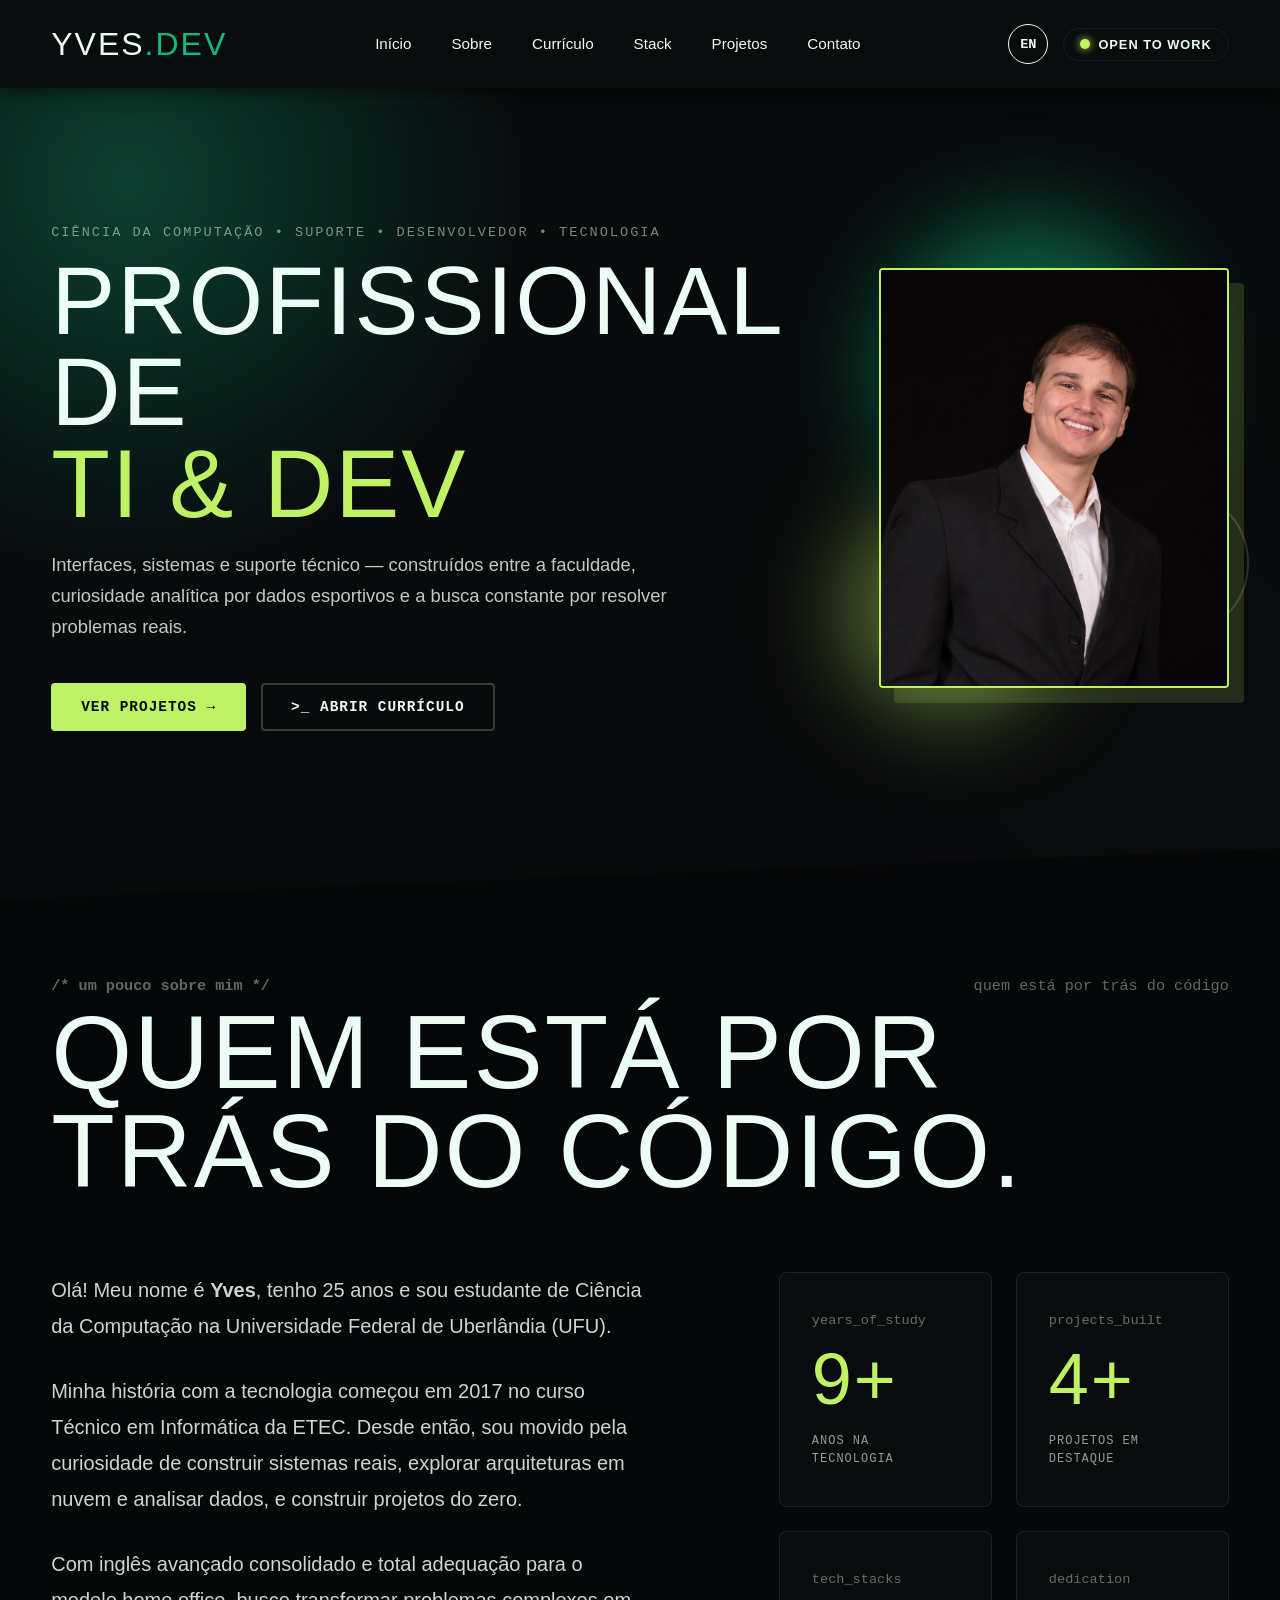
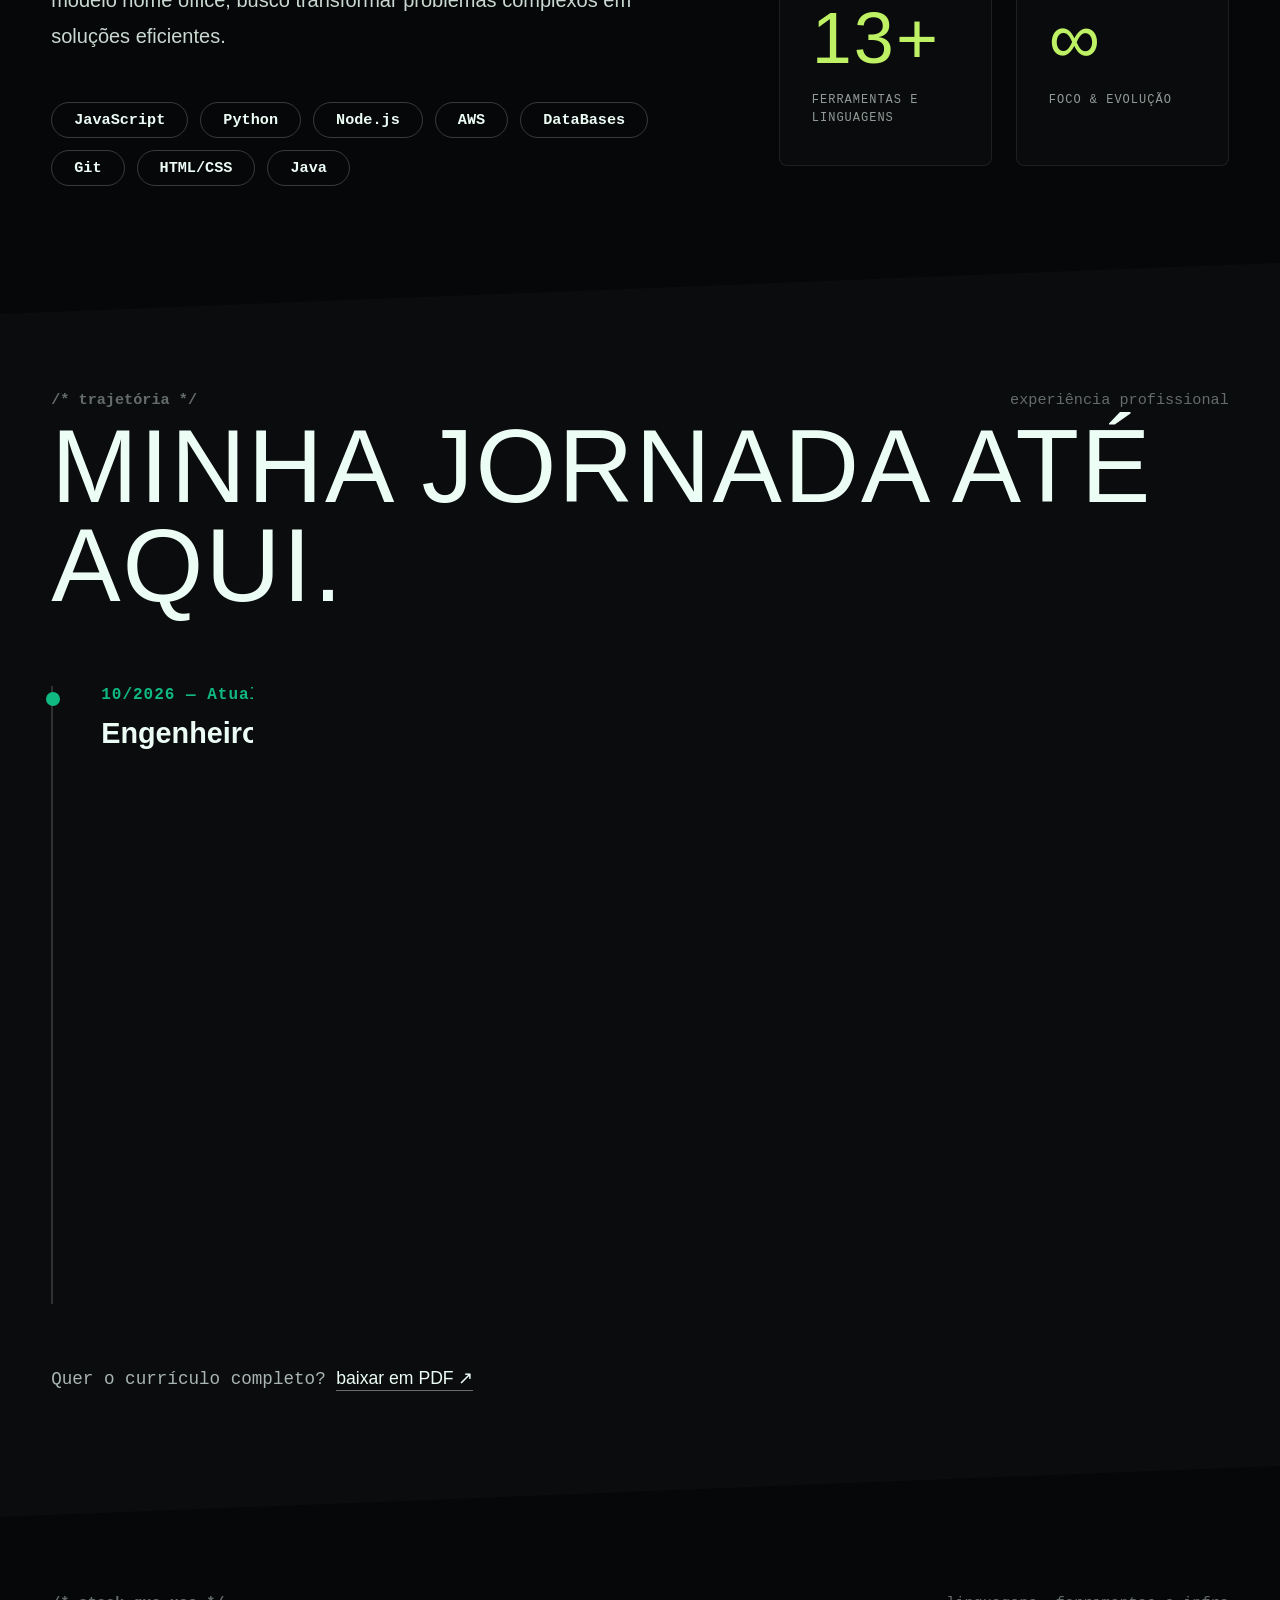
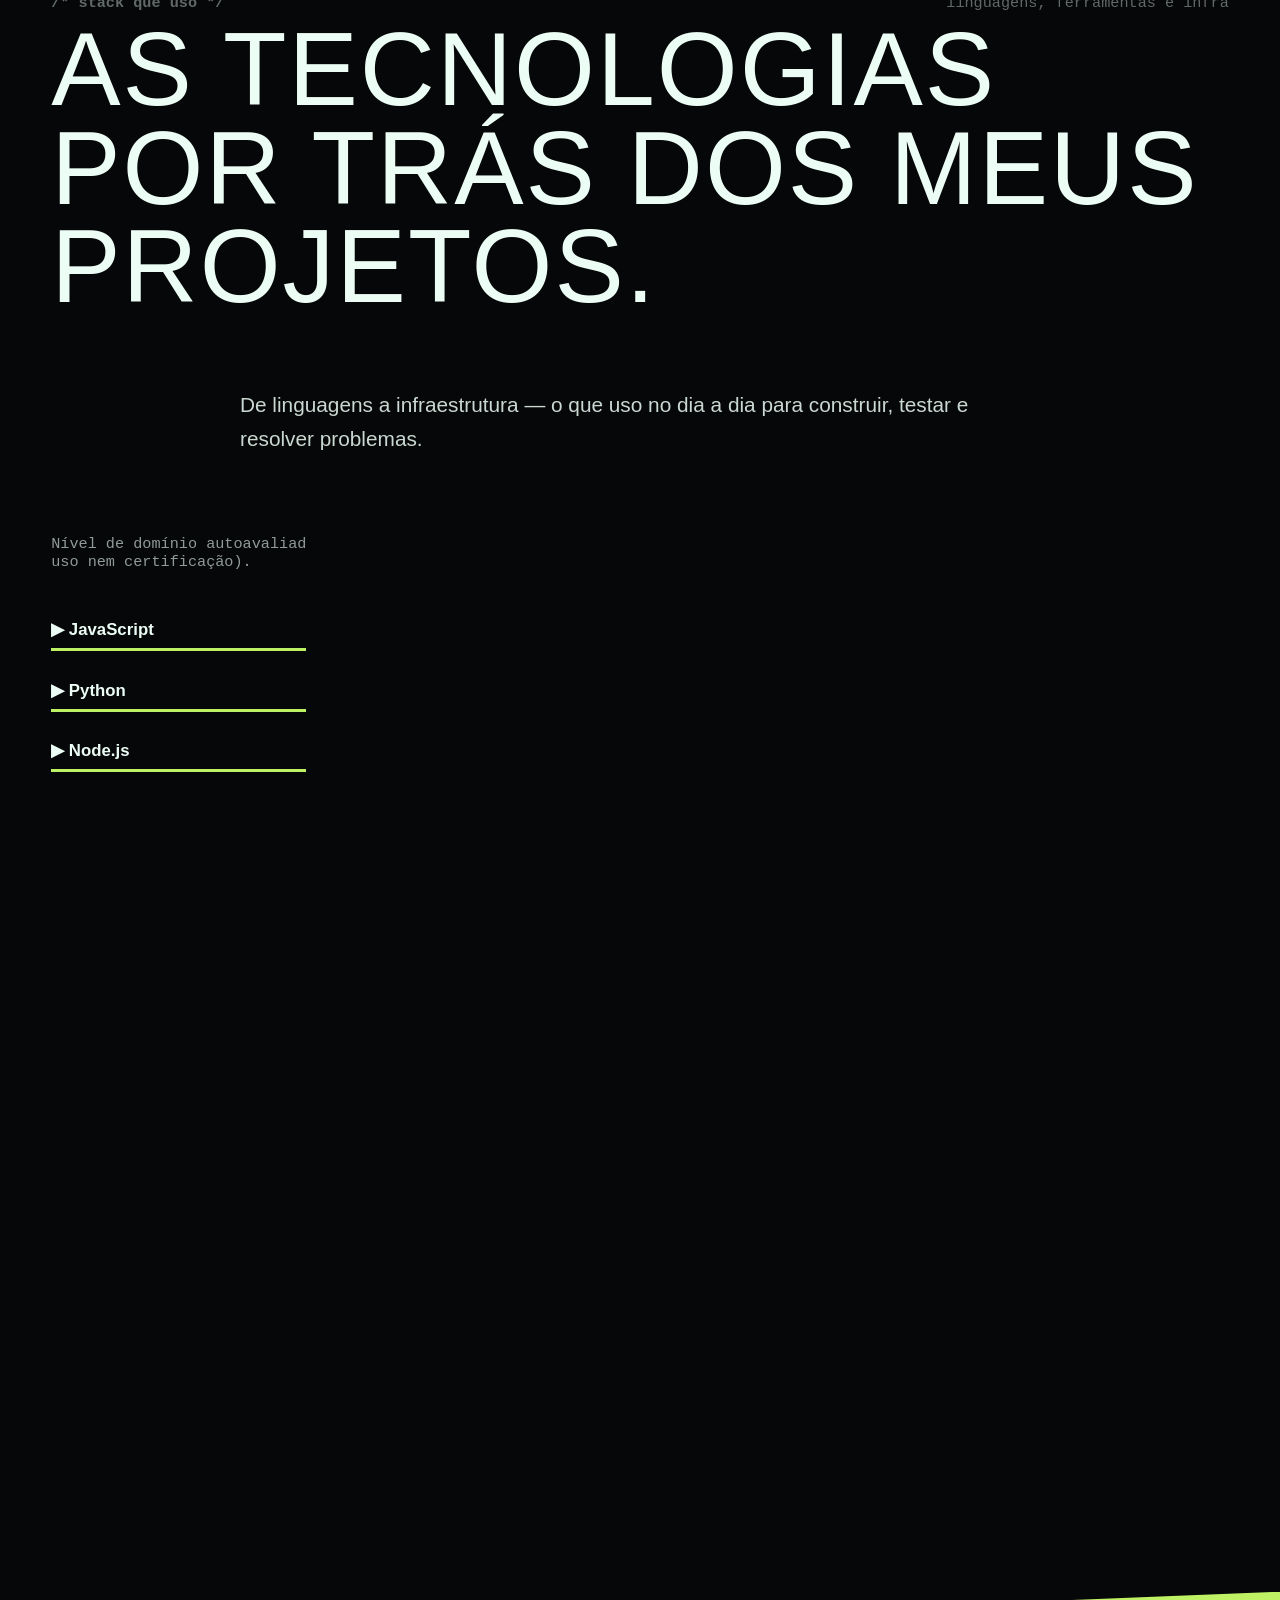
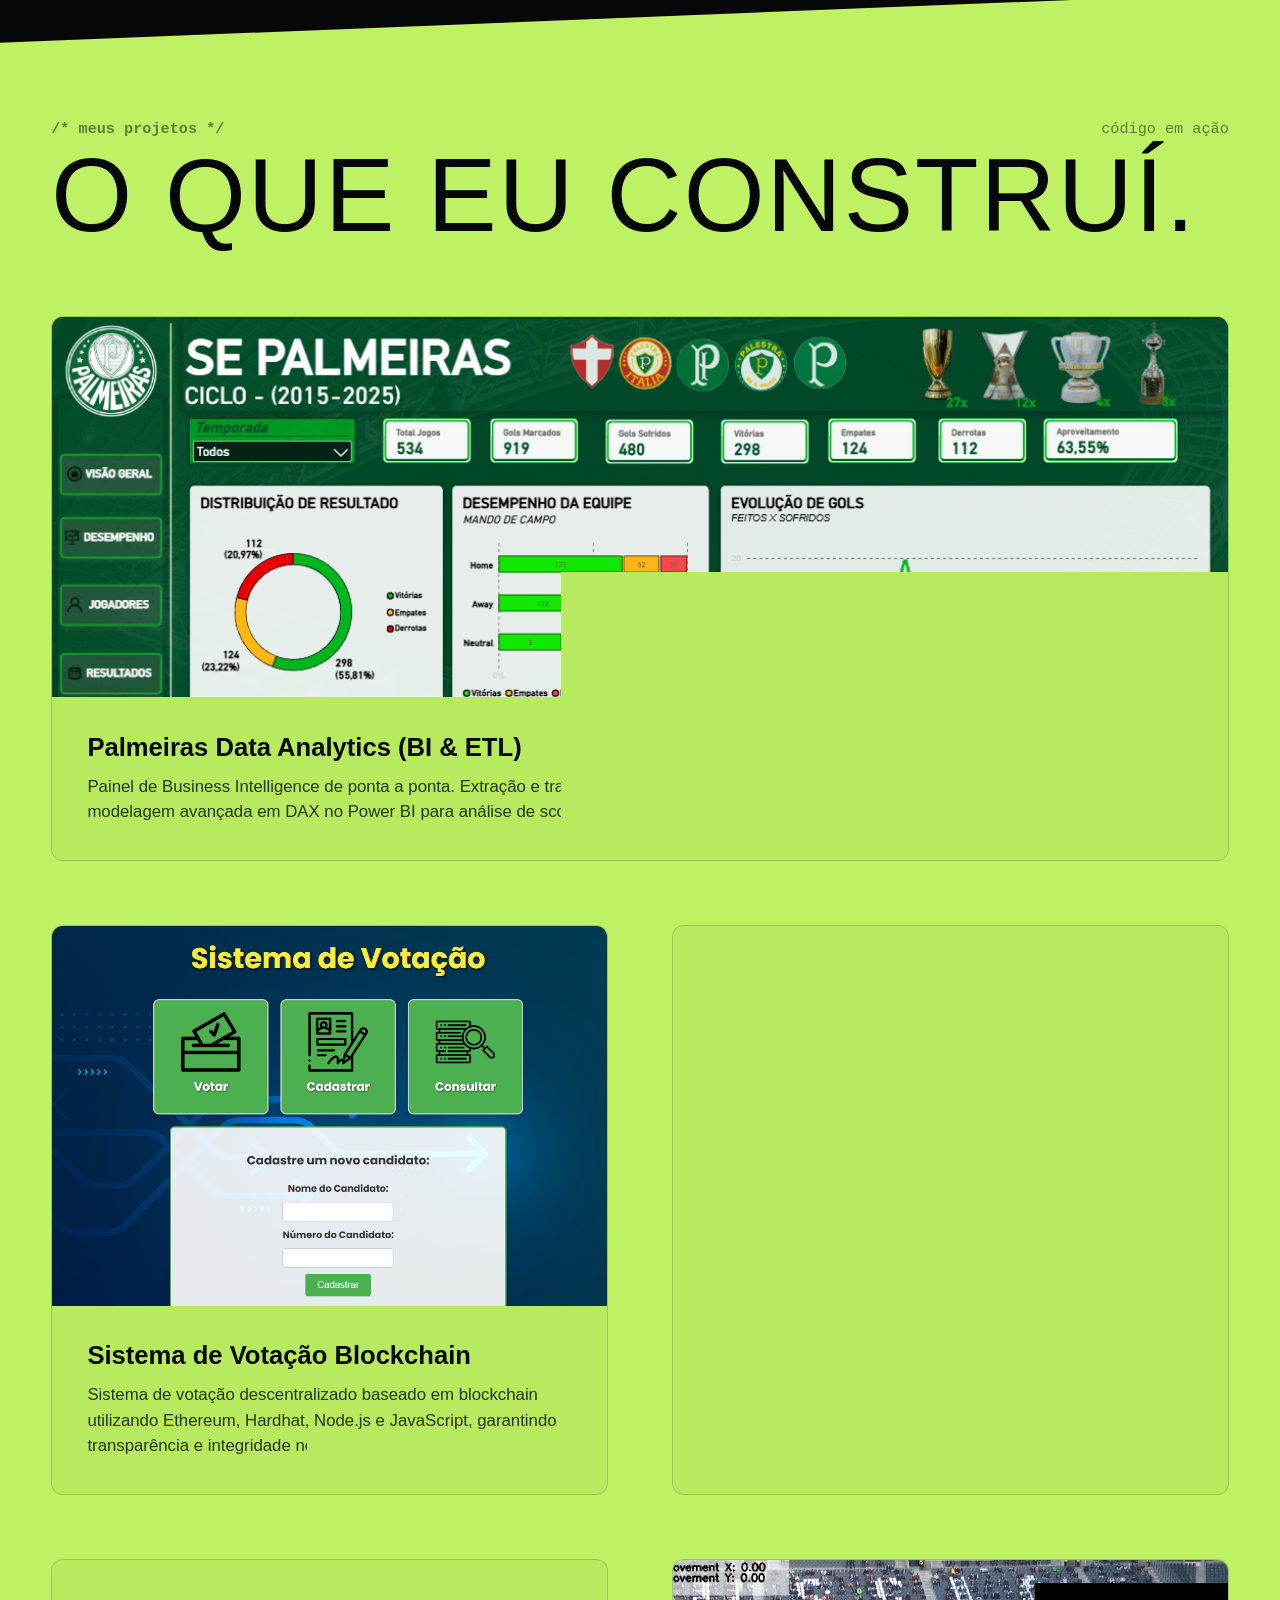
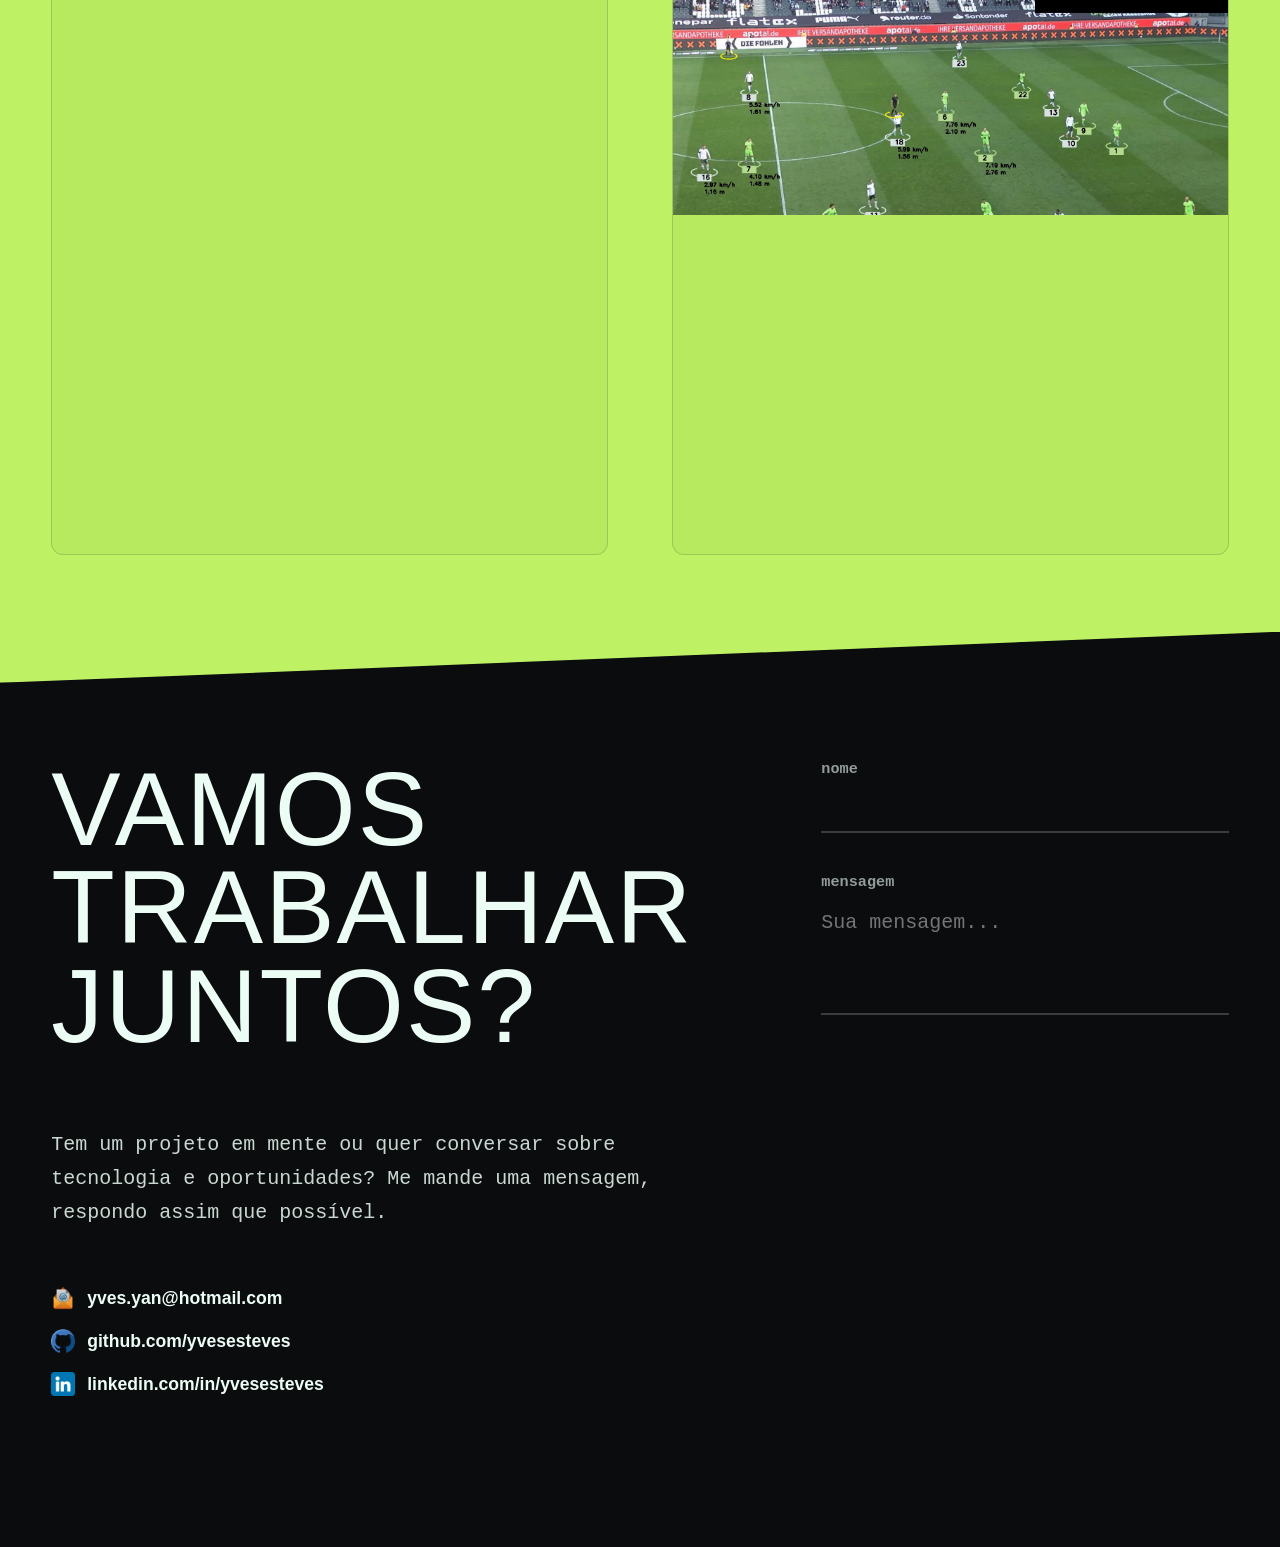
<file: index.html>
<!DOCTYPE html>
<html lang="pt-br">
<head>
    <meta charset="UTF-8">
    <meta name="viewport" content="width=device-width, initial-scale=1.0">
    <meta name="format-detection" content="telephone=no, date=no, address=no">
    <link rel="stylesheet" href="style.css">
    <title>Yves | Portfólio</title>
    <link rel="icon" type="image/png" href="./img/portfolio.png">
</head>

<body>
    <div class="particulas"></div>
    <div id="bolinhas-container" style="position: fixed; top: 0; left: 0; width: 100%; height: 100%; z-index: 50; pointer-events: none;"></div>

    <!-- NAVEGAÇÃO -->
    <nav class="navegacao">
        <div class="logo">YVES<span>.DEV</span></div>
        
        <ul class="menu">
            <li><a href="#inicio" class="menu-link">Início</a></li>
            <li><a href="#sobre" class="menu-link">Sobre</a></li>
            <li><a href="#jornada" class="menu-link">Currículo</a></li>
            <li><a href="#stack" class="menu-link">Stack</a></li>
            <li><a href="#projetos" class="menu-link">Projetos</a></li>
            <li><a href="#contato" class="menu-link">Contato</a></li>
        </ul>

        <div class="nav-extras">
            <a href="index-en.html" class="btn-idioma">EN</a>
            <div class="badge-open">
                <span class="led-verde"></span> OPEN TO WORK
            </div>
        </div>
    </nav>

    <!-- CABEÇALHO (HERO) -->
    <main id="inicio" class="cabecalho">
        <div class="hero-conteudo">
            <p class="hero-tags">CIÊNCIA DA COMPUTAÇÃO • SUPORTE • DESENVOLVEDOR • TECNOLOGIA</p>
            <h1 class="glitch-efeito">PROFISSIONAL DE <br> <span class="destaque">TI & DEV</span></h1>
            <p class="hero-descricao">
                Interfaces, sistemas e suporte técnico — construídos entre a faculdade, curiosidade analítica por dados esportivos e a busca constante por resolver problemas reais.
            </p>
            
            <div class="hero-botoes">
                <a href="#projetos" class="btn-primario">VER PROJETOS &rarr;</a>
                <a href="./Currículo-YvesEsteves.pdf" target="_blank" class="btn-secundario">&gt;_ ABRIR CURRÍCULO</a>
            </div>
        </div>

        <div class="hero-visual">
            <div class="blob blob-1"></div>
            <div class="blob blob-2"></div>
            <div class="blob blob-3"></div>
            <img src="./img/yves.jpg" alt="Foto de perfil de Yves" class="foto-perfil">
        </div>
    </main>

    <!-- SOBRE MIM -->
    <section id="sobre" class="secao-padrao bg-mais-escuro slant-top">
        <div class="secao-header">
            <p class="comentario-codigo">/* um pouco sobre mim */</p>
            <p class="texto-topo-direito">quem está por trás do código</p>
        </div>

        <h2 class="titulo-secao">QUEM ESTÁ POR TRÁS DO CÓDIGO.</h2>

        <div class="sobre-grid-principal">
            <div class="sobre-texto">
                <p class="sobre-paragrafo">
                    Olá! Meu nome é <strong>Yves</strong>, tenho 25 anos e sou estudante de Ciência da Computação na Universidade Federal de Uberlândia (UFU).
                </p>
                <p class="sobre-paragrafo">
                    Minha história com a tecnologia começou em 2017 no curso Técnico em Informática da ETEC. Desde então, sou movido pela curiosidade de construir sistemas reais, explorar arquiteturas em nuvem e analisar dados, e construir projetos do zero.
                </p>
                <p class="sobre-paragrafo">
                    Com inglês avançado consolidado e total adequação para o modelo home office, busco transformar problemas complexos em soluções eficientes.
                </p>

                <div class="tech-pills">
                    <span class="pill">JavaScript</span>
                    <span class="pill">Python</span>
                    <span class="pill">Node.js</span>
                    <span class="pill">AWS</span>
                    <span class="pill">DataBases</span>
                    <span class="pill">Git</span>
                    <span class="pill">HTML/CSS</span>
                    <span class="pill">Java</span>
                </div>
            </div>

            <div class="sobre-stats">
                <div class="stat-card">
                    <span class="stat-label">years_of_study</span>
                    <span class="stat-value">9+</span>
                    <span class="stat-desc">ANOS NA TECNOLOGIA</span>
                </div>
                <div class="stat-card">
                    <span class="stat-label">projects_built</span>
                    <span class="stat-value">4+</span>
                    <span class="stat-desc">PROJETOS EM DESTAQUE</span>
                </div>
                <div class="stat-card">
                    <span class="stat-label">tech_stacks</span>
                    <span class="stat-value">13+</span>
                    <span class="stat-desc">FERRAMENTAS E LINGUAGENS</span>
                </div>
                <div class="stat-card">
                    <span class="stat-label">dedication</span>
                    <span class="stat-value">∞</span>
                    <span class="stat-desc">FOCO & EVOLUÇÃO</span>
                </div>
            </div>
        </div>
    </section>

    <!-- TRAJETÓRIA / CURRÍCULO -->
    <section id="jornada" class="secao-padrao bg-escuro slant-top">
        <div class="secao-header">
            <p class="comentario-codigo">/* trajetória */</p>
            <p class="texto-topo-direito">experiência profissional</p>
        </div>
        
        <h2 class="titulo-secao">MINHA JORNADA ATÉ AQUI.</h2>

        <div class="linha-do-tempo">
            <div class="item-jornada">
                <div class="ponto ponto-verde"></div>
                <span class="data-jornada data-verde">10/2026 — Atualmente</span>
                <h3 class="cargo-jornada">Engenheiro de Software - Latina Trade</h3>
                <p class="descricao-jornada">
                    Atuação em contratos B2B (PJ), responsável pelo desenvolvimento full stack ponta a ponta de sistemas e aplicações projetadas especificamente para órgãos e servidores públicos.
                </p>
            </div>

            <div class="item-jornada">
                <div class="ponto ponto-roxo"></div>
                <span class="data-jornada data-roxo">02/2025 — 02/2026</span>
                <h3 class="cargo-jornada">Estagiário de Suporte - Landix Sistemas</h3>
                <p class="descricao-jornada">
                    Diagnóstico e resolução de incidentes críticos em ambientes on-premise e nuvem (AWS: EC2, S3, CloudWatch). Atuação com análise de logs, manipulação de bancos de dados relacionais e atendimento focado no rigoroso cumprimento de SLAs.
                </p>
            </div>

            <div class="item-jornada">
                <div class="ponto" style="background-color: #3b82f6;"></div>
                <span class="data-jornada" style="color: #3b82f6;">04/2024 — 09/2024</span>
                <h3 class="cargo-jornada">Estagiário de Blockchain - Compass UOL</h3>
                <p class="descricao-jornada">
                    Desenvolvimento de APIs e manutenção de projetos com JavaScript e Node.js em ambiente ágil. Criação e autorização de Smart Contracts com Solidity, garantindo a segurança e descentralização de dados.
                </p>
            </div>
        </div>

        <div class="container-download">
            <p class="texto-download">
                Quer o currículo completo? <a href="./Currículo-YvesEsteves.pdf" target="_blank" class="link-pdf">baixar em PDF ↗</a>
            </p>
        </div>
    </section>

    <!-- STACK / TECNOLOGIAS -->
    <section id="stack" class="secao-padrao bg-mais-escuro slant-top">
        <div class="secao-header">
            <p class="comentario-codigo">/* stack que uso */</p>
            <p class="texto-topo-direito">linguagens, ferramentas e infra</p>
        </div>

        <h2 class="titulo-secao">AS TECNOLOGIAS POR TRÁS DOS MEUS PROJETOS.</h2>
        <p class="descricao-stack">
            De linguagens a infraestrutura — o que uso no dia a dia para construir, testar e resolver problemas.
        </p>

        <div class="stack-container">
            <div class="stack-bars">
                <p class="aviso-stack">Nível de domínio autoavaliado em cada tecnologia (não é cobertura de uso nem certificação).</p>

                <div class="bar-item">
                    <div class="bar-info"><span class="bar-name">▶ JavaScript</span><span class="bar-pct">80%</span></div>
                    <div class="bar-bg"><div class="bar-fill" style="width: 80%;"></div></div>
                </div>

                <div class="bar-item">
                    <div class="bar-info"><span class="bar-name">▶ Python</span><span class="bar-pct">80%</span></div>
                    <div class="bar-bg"><div class="bar-fill" style="width: 80%;"></div></div>
                </div>

                <div class="bar-item">
                    <div class="bar-info"><span class="bar-name">▶ Node.js</span><span class="bar-pct">75%</span></div>
                    <div class="bar-bg"><div class="bar-fill" style="width: 75%;"></div></div>
                </div>

                <div class="bar-item">
                    <div class="bar-info"><span class="bar-name">▶ HTML/CSS</span><span class="bar-pct">90%</span></div>
                    <div class="bar-bg"><div class="bar-fill" style="width: 90%;"></div></div>
                </div>

                <div class="bar-item">
                    <div class="bar-info"><span class="bar-name">▶ Java</span><span class="bar-pct">75%</span></div>
                    <div class="bar-bg"><div class="bar-fill" style="width: 75%;"></div></div>
                </div>

                <div class="bar-item">
                    <div class="bar-info"><span class="bar-name">▶ C</span><span class="bar-pct">65%</span></div>
                    <div class="bar-bg"><div class="bar-fill" style="width: 65%;"></div></div>
                </div>

                <div class="bar-item">
                    <div class="bar-info"><span class="bar-name">▶ Banco de Dados</span><span class="bar-pct">85%</span></div>
                    <div class="bar-bg"><div class="bar-fill" style="width: 85%;"></div></div>
                </div>

                <div class="bar-item">
                    <div class="bar-info"><span class="bar-name">▶ Linux</span><span class="bar-pct">60%</span></div>
                    <div class="bar-bg"><div class="bar-fill" style="width: 60%;"></div></div>
                </div>

                <div class="bar-item">
                    <div class="bar-info"><span class="bar-name">▶ C#</span><span class="bar-pct">50%</span></div>
                    <div class="bar-bg"><div class="bar-fill" style="width: 50%;"></div></div>
                </div>
                
                <div class="bar-item">
                    <div class="bar-info"><span class="bar-name">▶ Angular</span><span class="bar-pct">50%</span></div>
                    <div class="bar-bg"><div class="bar-fill" style="width: 50%;"></div></div>
                </div>

                <div class="bar-item">
                    <div class="bar-info"><span class="bar-name">▶ Flutter</span><span class="bar-pct">50%</span></div>
                    <div class="bar-bg"><div class="bar-fill" style="width: 50%;"></div></div>
                </div>

                 <div class="bar-item">
                    <div class="bar-info"><span class="bar-name">▶ React</span><span class="bar-pct">70%</span></div>
                    <div class="bar-bg"><div class="bar-fill" style="width: 70%;"></div></div>
                </div>

                <div class="bar-item">
                    <div class="bar-info"><span class="bar-name">▶ Vue.js</span><span class="bar-pct">50%</span></div>
                    <div class="bar-bg"><div class="bar-fill" style="width: 50%;"></div></div>
                </div>

            </div>

            <div class="stack-icons">
                <div class="icon-item"><img src="./img/js.png" alt="JavaScript"><span>JavaScript</span></div>
                <div class="icon-item"><img src="./img/python.png" alt="Python"><span>Python</span></div>
                <div class="icon-item"><img src="./img/nodejs.png" alt="Node.js"><span>Node.js</span></div>
                
                <div class="icon-item"><img src="./img/html.png" alt="HTML"><span>HTML</span></div>
                <div class="icon-item"><img src="./img/css.png" alt="CSS"><span>CSS</span></div>
                <div class="icon-item"><img src="./img/java.png" alt="Java"><span>Java</span></div>
                
                <div class="icon-item"><img src="./img/c.png" alt="C"><span>C</span></div>
                <div class="icon-item"><img src="./img/mysql.png" alt="SQL"><span>MySQL</span></div>
                <div class="icon-item"><img src="./img/postgre.png" alt="SQL"><span>PostgreSQL</span></div>
                
                <div class="icon-item"><img src="./img/mongodb.png" alt="SQL"><span>MongoDB</span></div>
                <div class="icon-item"><img src="./img/linux.png" alt="Linux"><span>Linux</span></div>
                <div class="icon-item"><img src="./img/git.png" alt="Git"><span>Git</span></div>
                
                <div class="icon-item"><img src="./img/aws.png" alt="AWS"><span>AWS</span></div>
                <div class="icon-item"><img src="./img/docker.png" alt="Docker"><span>Docker</span></div>
                <div class="icon-item"><img src="./img/solidity.png" alt="Solidity"><span>Solidity</span></div>

                <div class="icon-item"><img src="./img/csharp.png" alt="C#"><span>C#</span></div>
                <div class="icon-item"><img src="./img/angular.png" alt="Angular"><span>Angular</span></div>
                <div class="icon-item"><img src="./img/flutter.png" alt="Flutter"><span>Flutter</span></div>

                <div class="icon-item"><img src="./img/react.png" alt="React"><span>React</span></div>
                <div class="icon-item"><img src="./img/vite-js.png" alt="Vite"><span>Vite.js</span></div>
                <div class="icon-item"><img src="./img/vue-js.png" alt="Vue.js"><span>Vue.js</span></div>
            </div>
        </div>
    </section>

    <!-- PROJETOS -->
    <section id="projetos" class="secao-padrao bg-neon slant-top">
        <div class="secao-header">
            <p class="comentario-codigo">/* meus projetos */</p>
            <p class="texto-topo-direito">código em ação</p>
        </div>

        <h2 class="titulo-secao">O QUE EU CONSTRUÍ.</h2>
        
        <div class="projetos-caixa">
            <a href="https://github.com/yvesesteves/palmeiras-data-analytics" target="_blank" class="projetos-link projeto-destaque">
                <div class="projetos-card">
                    <img src="img/projeto5.png" alt="Palmeiras Data Analytics" class="projetos-imagem">
                    <div class="caixa-textos-projeto">
                        <h3 class="info-projetos">Palmeiras Data Analytics (BI & ETL)</h3>
                        <p class="paragrafo-projetos">Painel de Business Intelligence de ponta a ponta. Extração e tratamento de dados com Python, estruturação em banco relacional SQL e modelagem avançada em DAX no Power BI para análise de scouting esportivo.</p>
                    </div>
                </div>
            </a>

            <a href="https://github.com/yvesesteves/Voting-System" target="_blank" class="projetos-link">
                <div class="projetos-card">
                    <img src="img/projeto1.png" alt="Sistema de Votação Blockchain" class="projetos-imagem">
                    <div class="caixa-textos-projeto">
                        <h3 class="info-projetos">Sistema de Votação Blockchain</h3>
                        <p class="paragrafo-projetos">Sistema de votação descentralizado baseado em blockchain utilizando Ethereum, Hardhat, Node.js e JavaScript, garantindo transparência e integridade no processo de votação.</p>
                    </div>
                </div>
            </a>

            <a href="https://github.com/yvesesteves/JavaScript/tree/main/Pagina%20do%20AppleWatch" target="_blank" class="projetos-link">
                <div class="projetos-card">
                    <img src="img/projeto2.png" alt="Apple Watch Product Page" class="projetos-imagem">
                    <div class="caixa-textos-projeto">
                        <h3 class="info-projetos">Apple Watch Product Page</h3>
                        <p class="paragrafo-projetos">Página web inspirada na apresentação do Apple Watch, desenvolvida com HTML, CSS e JavaScript, focada em design moderno e responsividade.</p>
                    </div>
                </div>
            </a>

            <a href="https://bolao-wc-2026.vercel.app" target="_blank" class="projetos-link">
                <div class="projetos-card">
                    <img src="img/projeto3.png" alt="Bolão da Copa do Mundo 2026" class="projetos-imagem">
                    <div class="caixa-textos-projeto">
                        <h3 class="info-projetos">Bolão Copa do Mundo 2026</h3>
                        <p class="paragrafo-projetos">Plataforma interativa para palpites e acompanhamento das partidas da Copa do Mundo, unindo o interesse por futebol com o desenvolvimento web.</p>
                    </div>
                </div>
            </a>

            <a href="https://github.com/yvesesteves/SoccerAI-Analytics" target="_blank" class="projetos-link">
                <div class="projetos-card">
                    <img src="img/projeto4.png" alt="SoccerAI" class="projetos-imagem">
                    <div class="caixa-textos-projeto">
                        <h3 class="info-projetos">Soccer AI</h3>
                        <p class="paragrafo-projetos">Um sistema de visão computacional projetado para extrair métricas físicas e táticas de partidas de futebol utilizando apenas vídeos de transmissão. O pipeline atua como um "GPS virtual" para análise tática.</p>
                    </div>
                </div>
            </a>
        </div> 
    </section>

    <!-- CONTATO -->
    <section id="contato" class="secao-padrao bg-escuro slant-top">
        <div class="contatos-container">
            <div class="contatos-info">
                <h2 class="titulo-secao">VAMOS TRABALHAR JUNTOS?</h2>
                <p class="descricao-contato">
                    Tem um projeto em mente ou quer conversar sobre tecnologia e oportunidades? Me mande uma mensagem, respondo assim que possível.
                </p>
                <div class="links-diretos">
                    <p>
                        <a href="mailto:yves.yan@hotmail.com" class="link-contato">
                            <img src="./img/email.png" alt="Ícone Email" class="icone-link">
                            yves.yan@hotmail.com
                        </a>
                    </p>
                    <p>
                        <a href="https://github.com/yvesesteves" target="_blank" class="link-contato">
                            <img src="./img/gtb.png" alt="Ícone GitHub" class="icone-link">
                            github.com/yvesesteves
                        </a>
                    </p>
                    <p>
                        <a href="https://linkedin.com/in/yvesesteves" target="_blank" class="link-contato">
                            <img src="./img/lkn.png" alt="Ícone LinkedIn" class="icone-link">
                            linkedin.com/in/yvesesteves
                        </a>
                    </p>
                </div>
            </div>

            <form class="formulario-linhas" id="formulario" onsubmit="enviarWhats(event)">
                <div class="grupo-input-linha">
                    <label>nome</label>
                    <input placeholder="Seu nome" id="nome" required>
                </div>

                <div class="grupo-input-linha">
                    <label>mensagem</label>
                    <textarea placeholder="Sua mensagem..." id="mensagem" rows="4" required></textarea>
                </div>

                <button type="submit" class="btn-enviar">ENVIAR MENSAGEM</button>
            </form>
        </div>
    </section>

    <script src="script.js"></script>
</body>
</html>
</file>
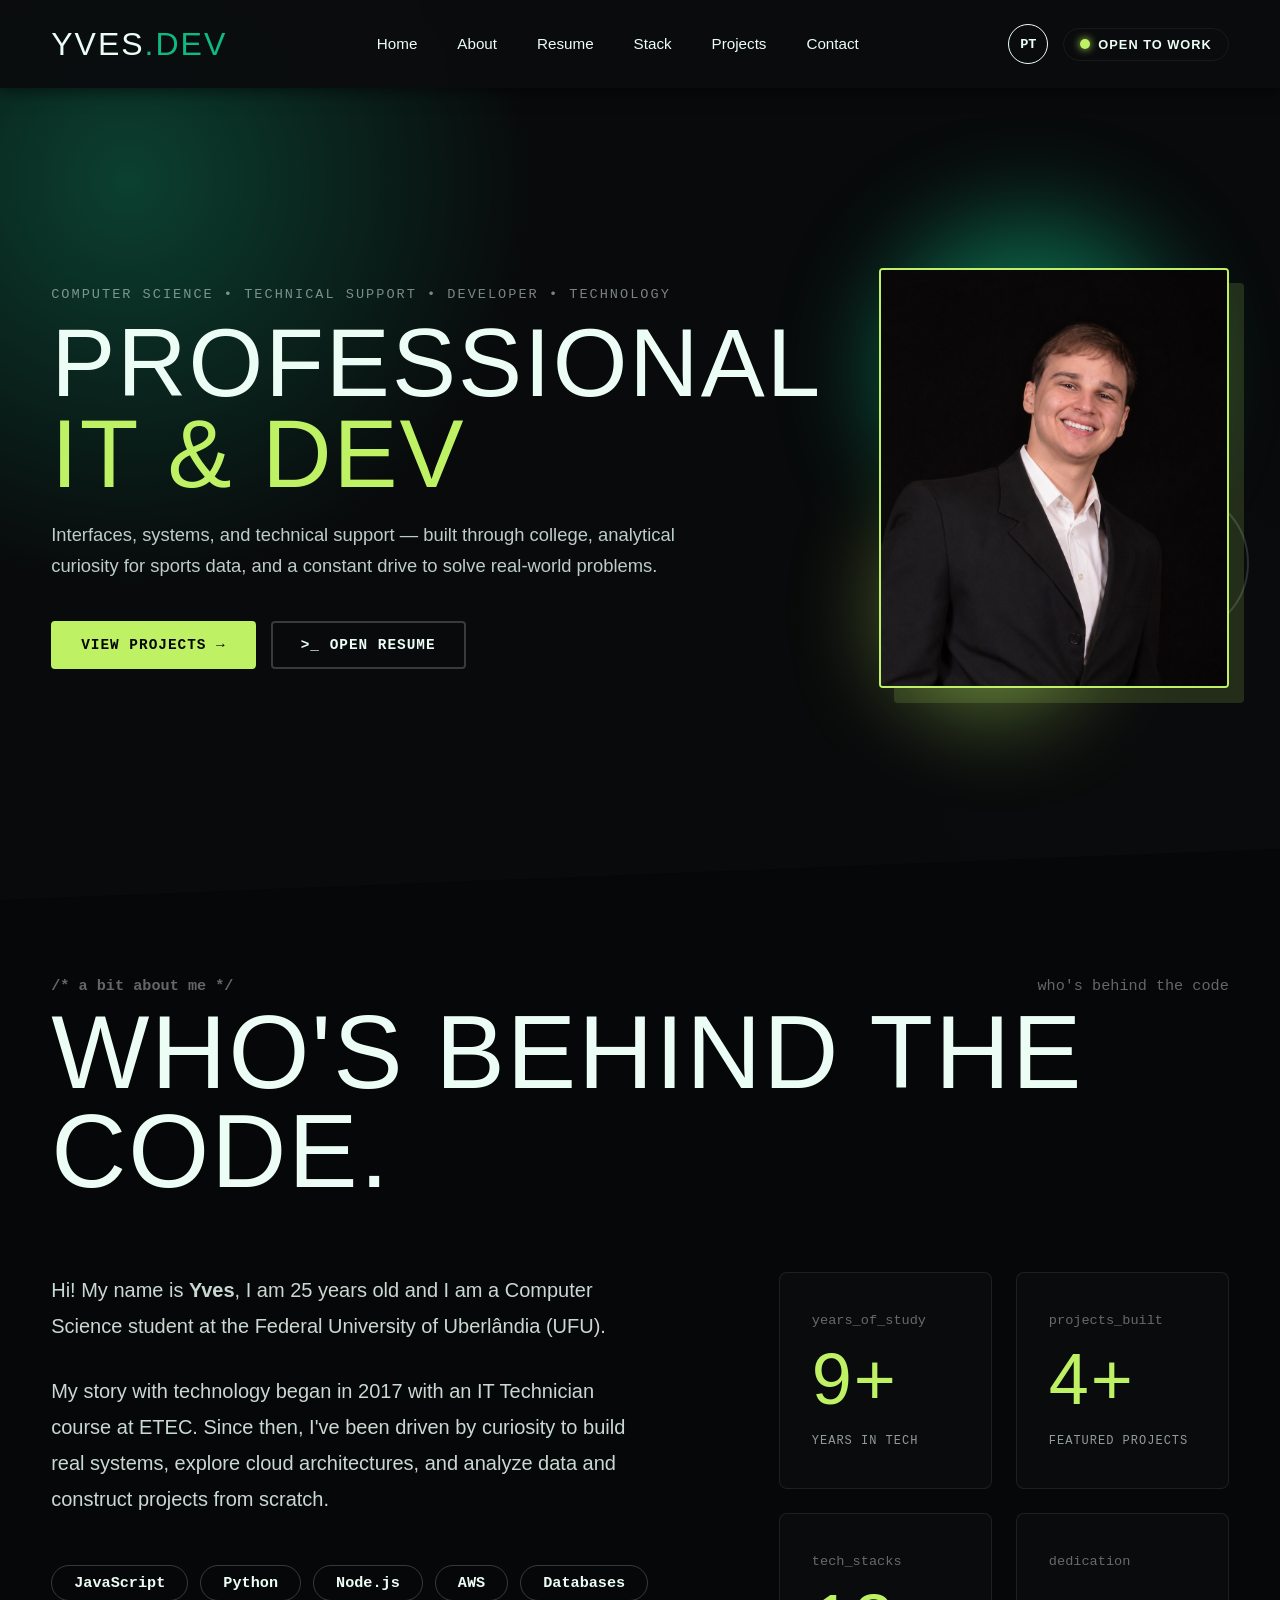
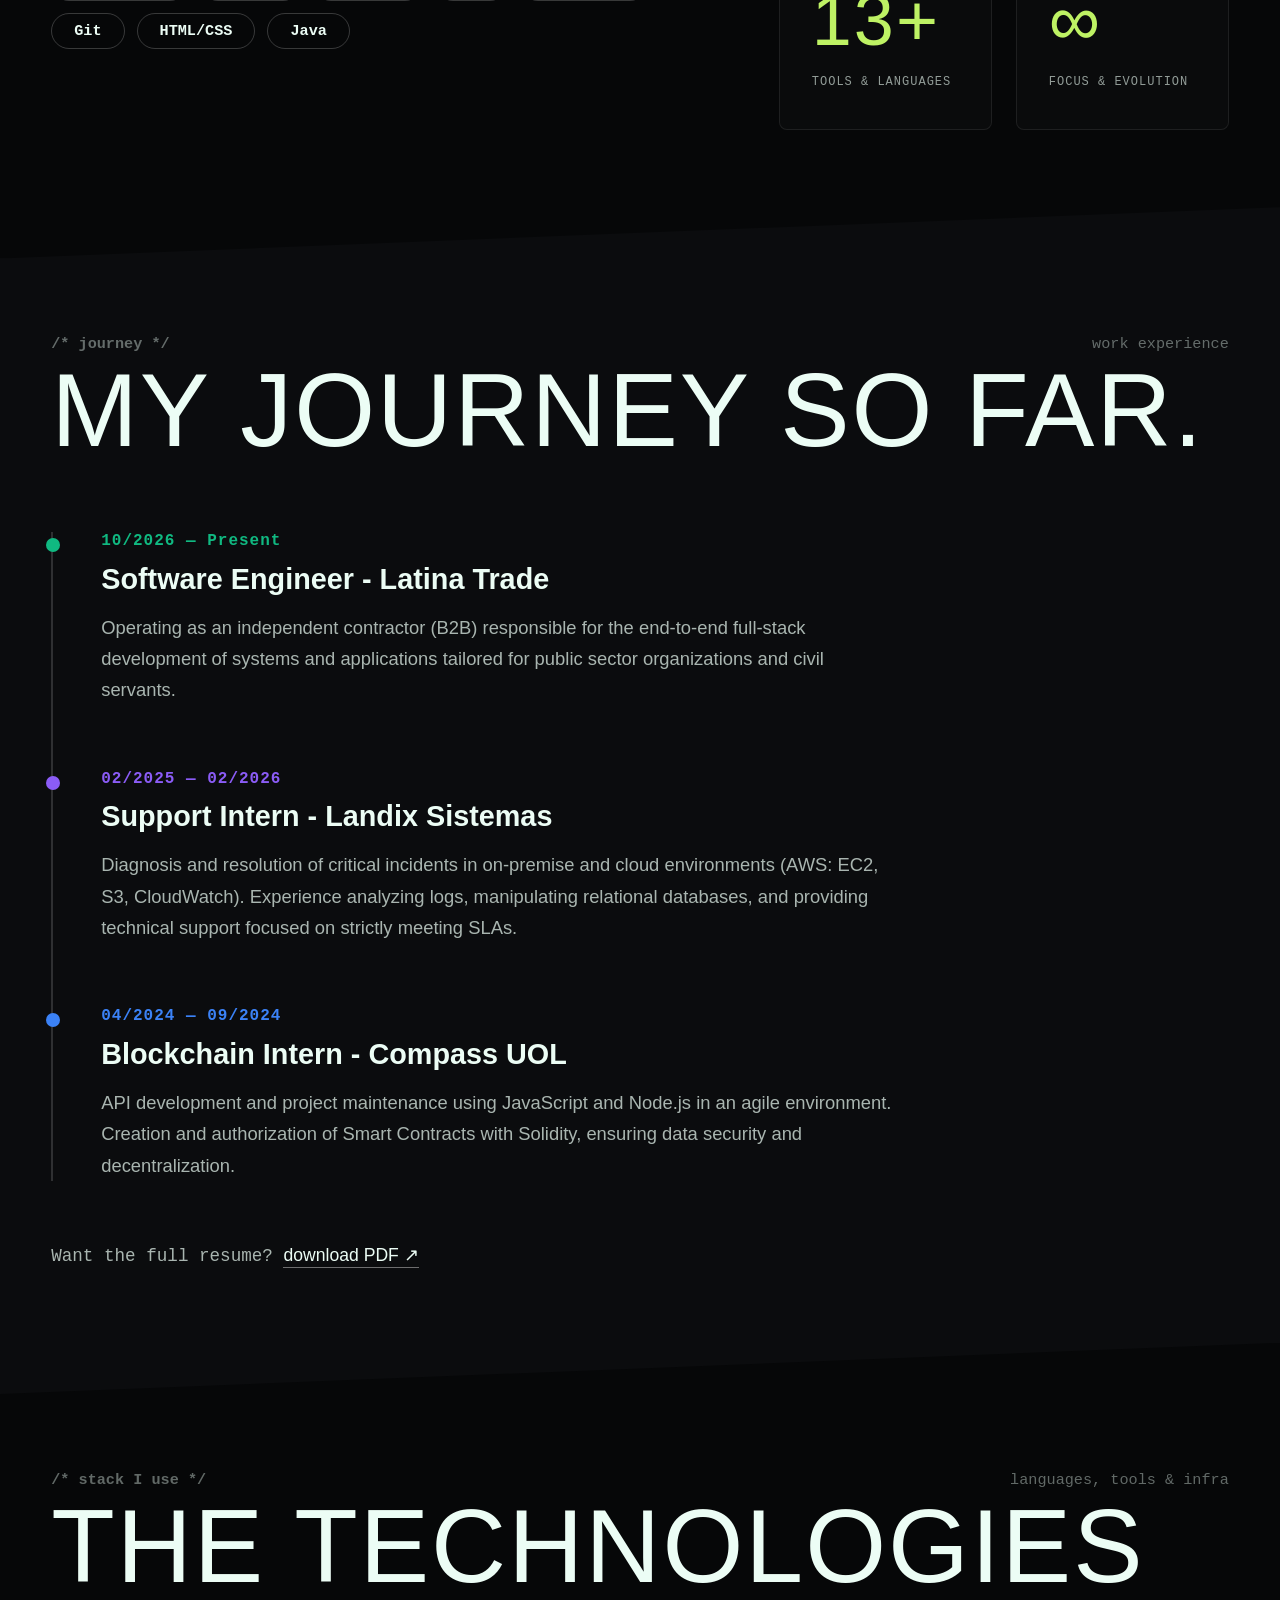
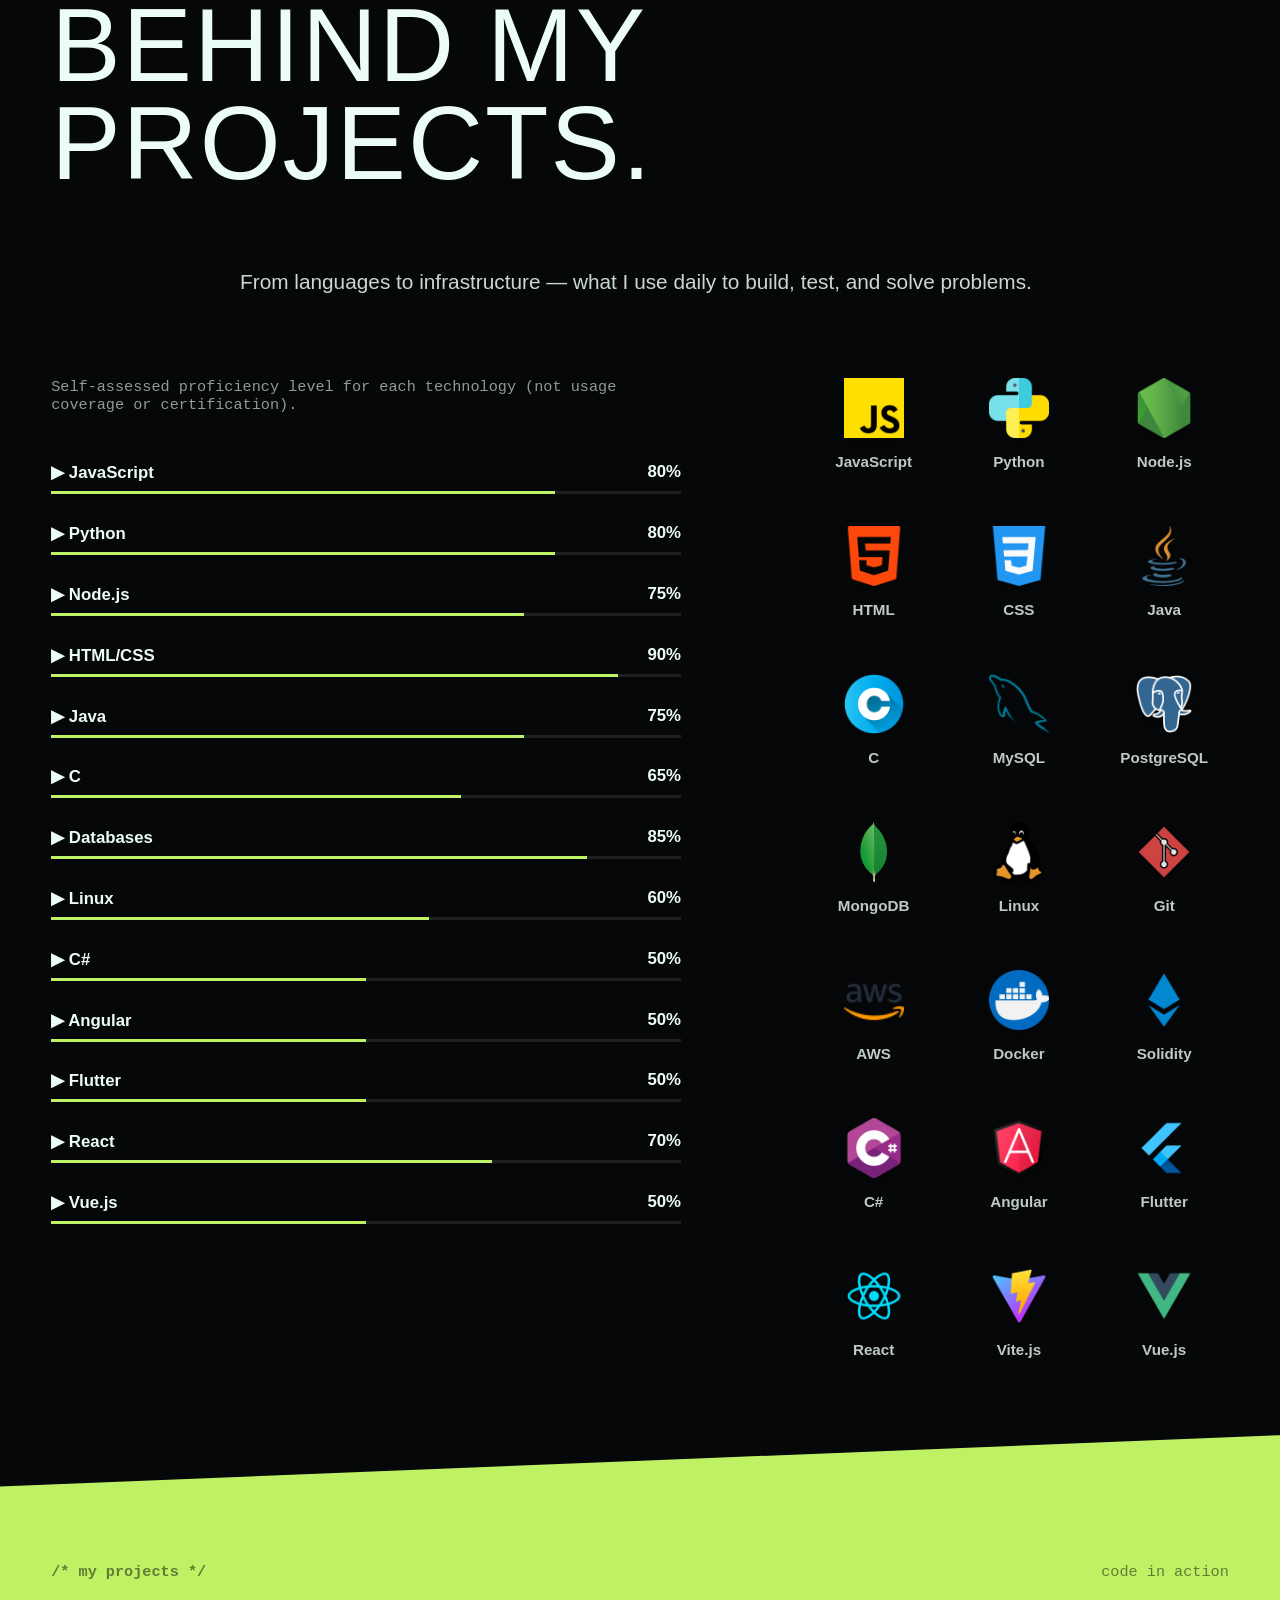
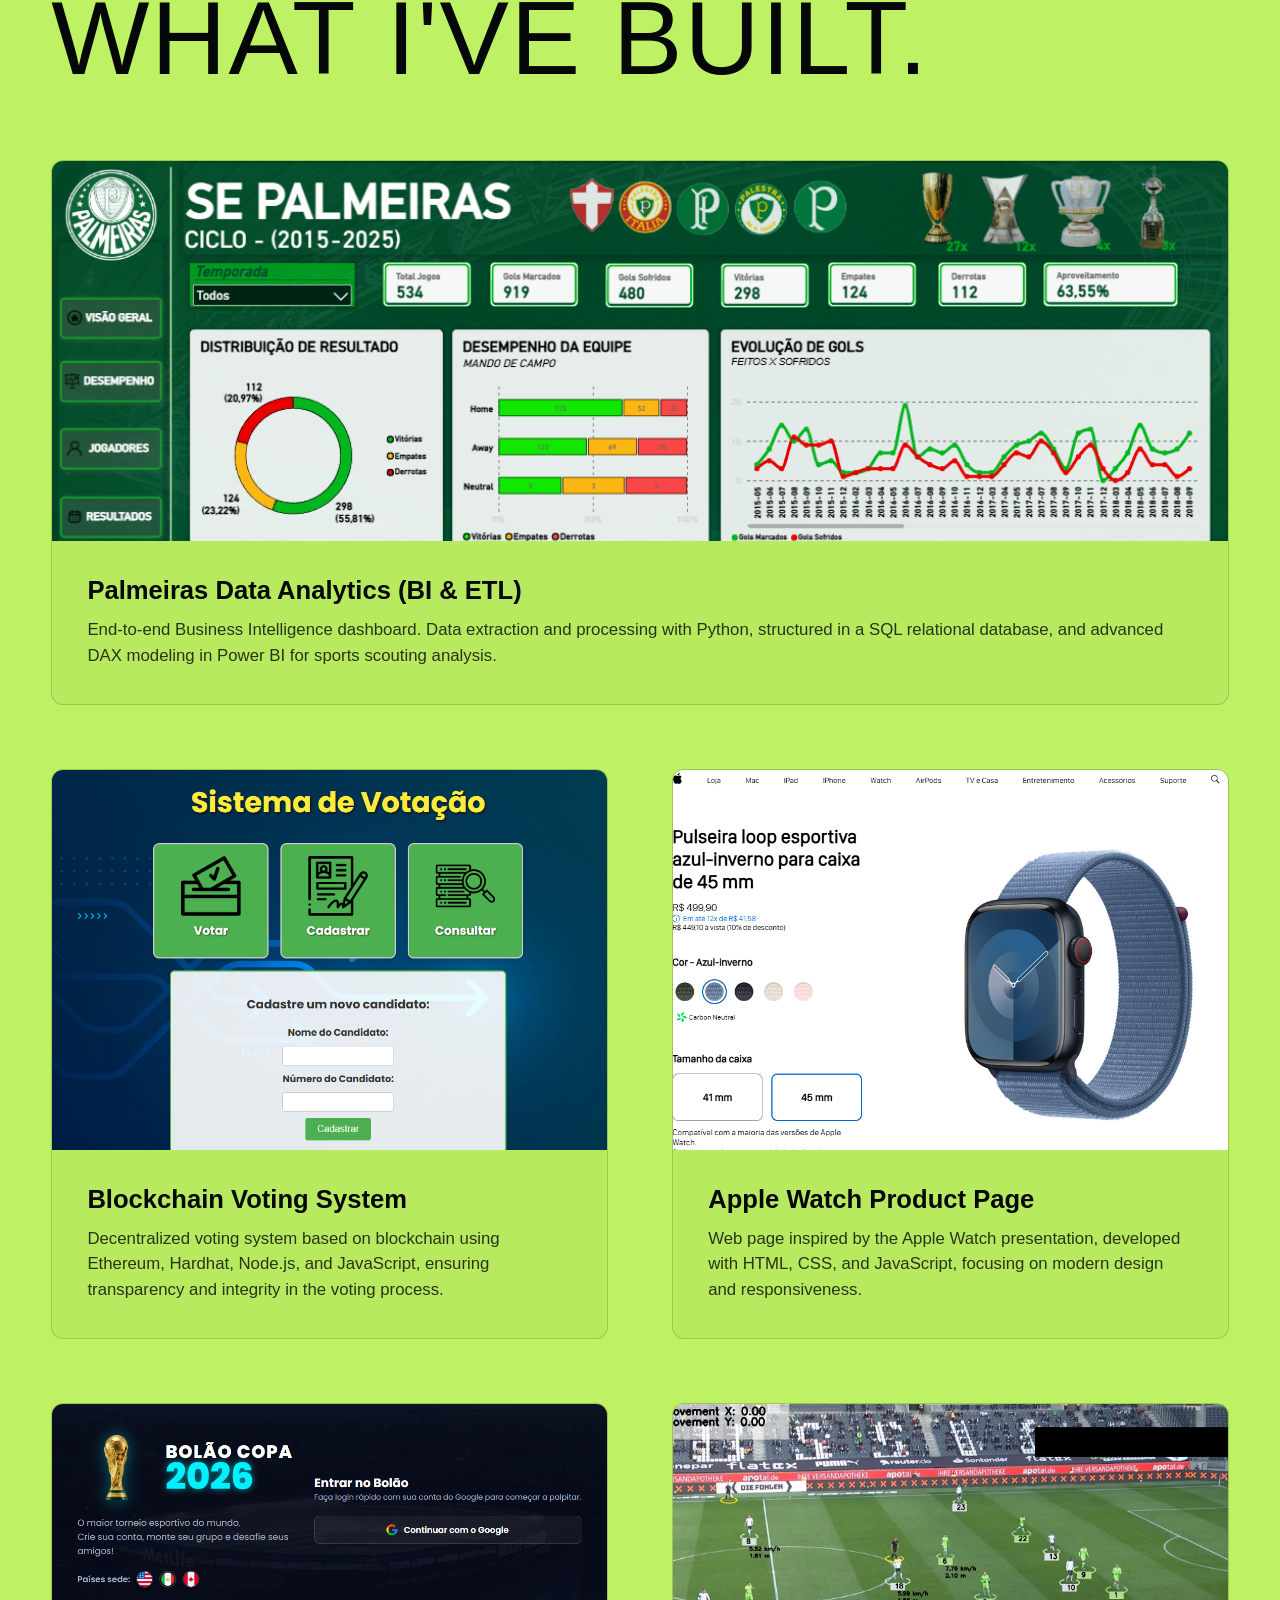
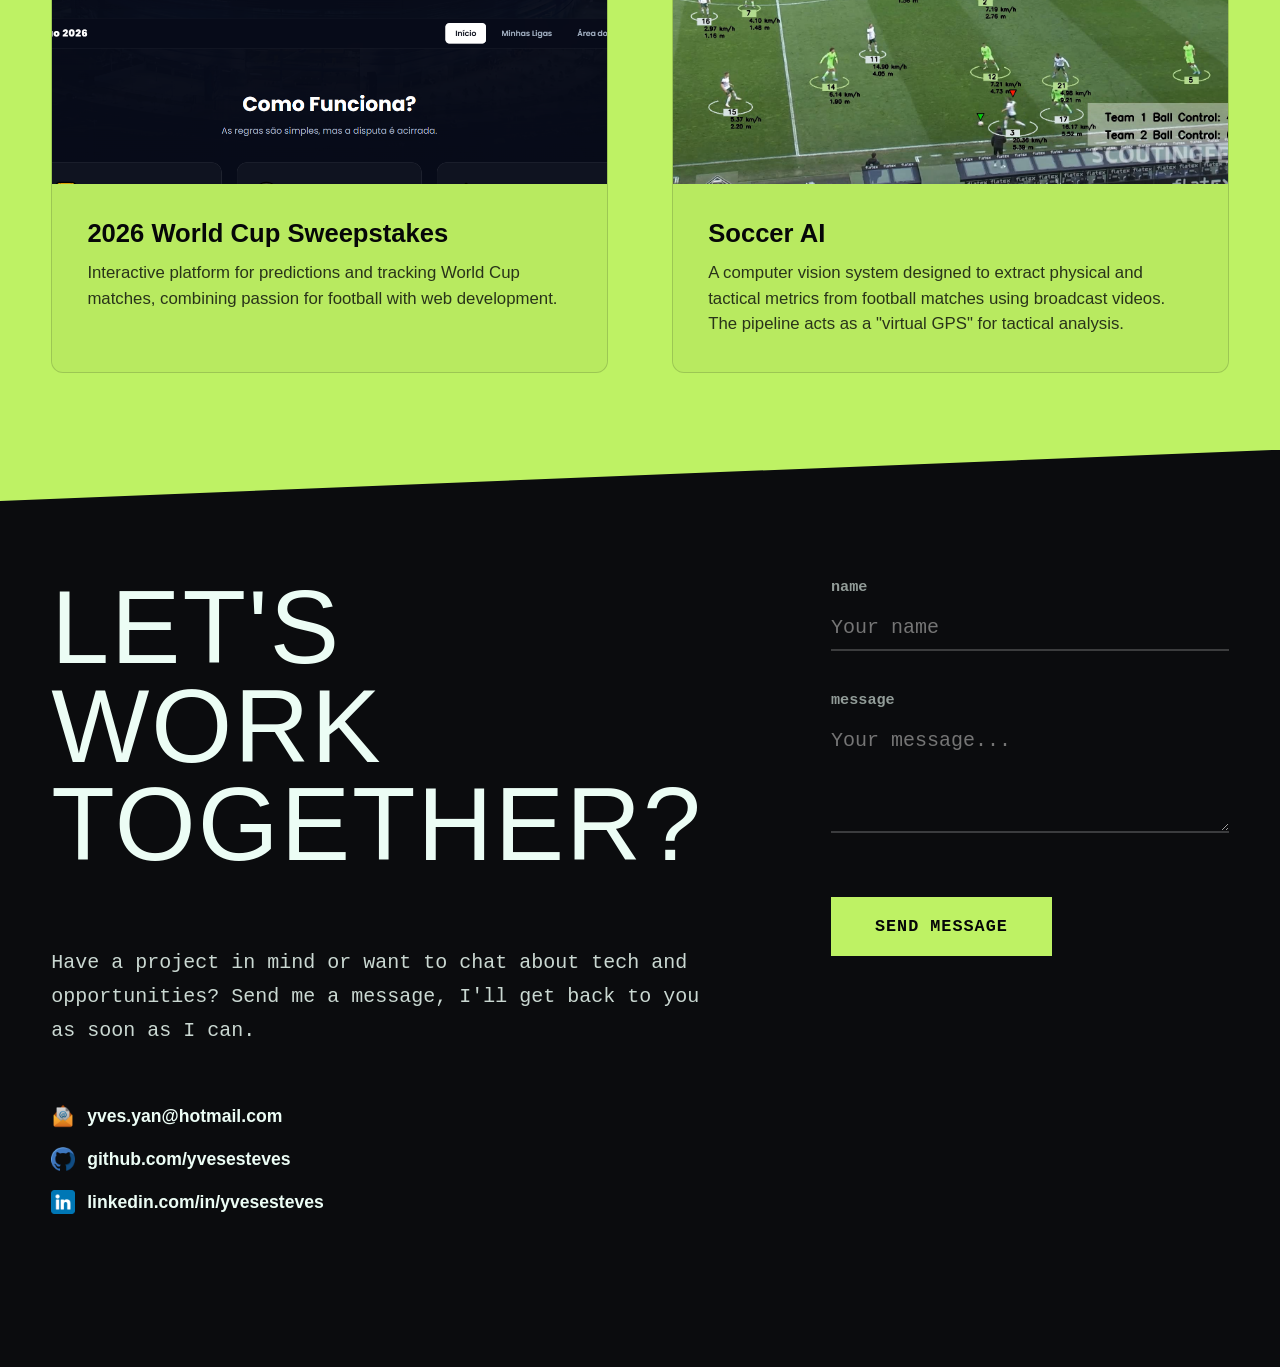
<file: index-en.html>
<!DOCTYPE html>
<html lang="en">
<head>
    <meta charset="UTF-8">
    <meta name="viewport" content="width=device-width, initial-scale=1.0">
    <meta name="format-detection" content="telephone=no, date=no, address=no">
    <link rel="stylesheet" href="style.css">
    <title>Yves | Portfolio</title>
    <link rel="icon" type="image/png" href="./img/portfolio.png">
</head>

<body>
    <div class="particulas"></div>
    <div id="bolinhas-container" style="position: fixed; top: 0; left: 0; width: 100%; height: 100%; z-index: 50; pointer-events: none;"></div>
    
    <nav class="navegacao">
        <div class="logo">YVES<span>.DEV</span></div>
        
        <ul class="menu">
            <li><a href="#inicio" class="menu-link">Home</a></li>
            <li><a href="#sobre" class="menu-link">About</a></li>
            <li><a href="#jornada" class="menu-link">Resume</a></li>
            <li><a href="#stack" class="menu-link">Stack</a></li>
            <li><a href="#projetos" class="menu-link">Projects</a></li>
            <li><a href="#contato" class="menu-link">Contact</a></li>
        </ul>

        <div class="nav-extras">
            <a href="index.html" class="btn-idioma">PT</a>
            <div class="badge-open">
                <span class="led-verde"></span> OPEN TO WORK
            </div>
        </div>
    </nav>

    <main id="inicio" class="cabecalho">
        <div class="hero-conteudo">
            <p class="hero-tags">COMPUTER SCIENCE • TECHNICAL SUPPORT • DEVELOPER • TECHNOLOGY</p>
            <h1 class="glitch-efeito">PROFESSIONAL<br> <span class="destaque">IT & DEV</span></h1>
            <p class="hero-descricao">
                Interfaces, systems, and technical support — built through college, analytical curiosity for sports data, and a constant drive to solve real-world problems.
            </p>
            
            <div class="hero-botoes">
                <a href="#projetos" class="btn-primario">VIEW PROJECTS &rarr;</a>
                <a href="./Resume-YvesEsteves.pdf" target="_blank" class="btn-secundario">&gt;_ OPEN RESUME</a>
            </div>
        </div>

        <div class="hero-visual">
            <div class="blob blob-1"></div>
            <div class="blob blob-2"></div>
            <div class="blob blob-3"></div>
            <img src="./img/yves.jpg" alt="Yves' Profile Picture" class="foto-perfil">
        </div>
    </main>

    <section id="sobre" class="secao-padrao bg-mais-escuro slant-top">
        <div class="secao-header">
            <p class="comentario-codigo">/* a bit about me */</p>
            <p class="texto-topo-direito">who's behind the code</p>
        </div>

        <h2 class="titulo-secao">WHO'S BEHIND THE CODE.</h2>

        <div class="sobre-grid-principal">
            <div class="sobre-texto">
                <p class="sobre-paragrafo">
                    Hi! My name is <strong>Yves</strong>, I am 25 years old and I am a Computer Science student at the Federal University of Uberlândia (UFU).
                </p>
                <p class="sobre-paragrafo">
                    My story with technology began in 2017 with an IT Technician course at ETEC. Since then, I've been driven by curiosity to build real systems, explore cloud architectures, and analyze data and construct projects from scratch.
                </p>

                <div class="tech-pills">
                    <span class="pill">JavaScript</span>
                    <span class="pill">Python</span>
                    <span class="pill">Node.js</span>
                    <span class="pill">AWS</span>
                    <span class="pill">Databases</span>
                    <span class="pill">Git</span>
                    <span class="pill">HTML/CSS</span>
                    <span class="pill">Java</span>
                </div>
            </div>

            <div class="sobre-stats">
                <div class="stat-card">
                    <span class="stat-label">years_of_study</span>
                    <span class="stat-value">9+</span>
                    <span class="stat-desc">YEARS IN TECH</span>
                </div>
                <div class="stat-card">
                    <span class="stat-label">projects_built</span>
                    <span class="stat-value">4+</span>
                    <span class="stat-desc">FEATURED PROJECTS</span>
                </div>
                <div class="stat-card">
                    <span class="stat-label">tech_stacks</span>
                    <span class="stat-value">13+</span>
                    <span class="stat-desc">TOOLS & LANGUAGES</span>
                </div>
                <div class="stat-card">
                    <span class="stat-label">dedication</span>
                    <span class="stat-value">∞</span>
                    <span class="stat-desc">FOCUS & EVOLUTION</span>
                </div>
            </div>
        </div>
    </section>

    <section id="jornada" class="secao-padrao bg-escuro slant-top">
        <div class="secao-header">
            <p class="comentario-codigo">/* journey */</p>
            <p class="texto-topo-direito">work experience</p>
        </div>
        
        <h2 class="titulo-secao">MY JOURNEY SO FAR.</h2>

        <div class="linha-do-tempo">
            <div class="item-jornada">
                <div class="ponto ponto-verde"></div>
                <span class="data-jornada data-verde">10/2026 — Present</span>
                <h3 class="cargo-jornada">Software Engineer - Latina Trade</h3>
                <p class="descricao-jornada">
                    Operating as an independent contractor (B2B) responsible for the end-to-end full-stack development of systems and applications tailored for public sector organizations and civil servants.
                </p>
            </div>

            <div class="item-jornada">
                <div class="ponto ponto-roxo"></div>
                <span class="data-jornada data-roxo">02/2025 — 02/2026</span>
                <h3 class="cargo-jornada">Support Intern - Landix Sistemas</h3>
                <p class="descricao-jornada">
                    Diagnosis and resolution of critical incidents in on-premise and cloud environments (AWS: EC2, S3, CloudWatch). Experience analyzing logs, manipulating relational databases, and providing technical support focused on strictly meeting SLAs.
                </p>
            </div>

            <div class="item-jornada">
                <div class="ponto" style="background-color: #3b82f6;"></div>
                <span class="data-jornada" style="color: #3b82f6;">04/2024 — 09/2024</span>
                <h3 class="cargo-jornada">Blockchain Intern - Compass UOL</h3>
                <p class="descricao-jornada">
                    API development and project maintenance using JavaScript and Node.js in an agile environment. Creation and authorization of Smart Contracts with Solidity, ensuring data security and decentralization.
                </p>
            </div>
        </div>

        <div class="container-download">
            <p class="texto-download">
                Want the full resume? <a href="./Currículo-YvesEsteves.pdf" target="_blank" class="link-pdf">download PDF ↗</a>
            </p>
        </div>
    </section>

    <section id="stack" class="secao-padrao bg-mais-escuro slant-top">
        <div class="secao-header">
            <p class="comentario-codigo">/* stack I use */</p>
            <p class="texto-topo-direito">languages, tools & infra</p>
        </div>

        <h2 class="titulo-secao">THE TECHNOLOGIES BEHIND MY PROJECTS.</h2>
        <p class="descricao-stack">
            From languages to infrastructure — what I use daily to build, test, and solve problems.
        </p>

        <div class="stack-container">
            <div class="stack-bars">
                <p class="aviso-stack">Self-assessed proficiency level for each technology (not usage coverage or certification).</p>

                <div class="bar-item">
                    <div class="bar-info"><span class="bar-name">▶ JavaScript</span><span class="bar-pct">80%</span></div>
                    <div class="bar-bg"><div class="bar-fill" style="width: 80%;"></div></div>
                </div>

                <div class="bar-item">
                    <div class="bar-info"><span class="bar-name">▶ Python</span><span class="bar-pct">80%</span></div>
                    <div class="bar-bg"><div class="bar-fill" style="width: 80%;"></div></div>
                </div>

                <div class="bar-item">
                    <div class="bar-info"><span class="bar-name">▶ Node.js</span><span class="bar-pct">75%</span></div>
                    <div class="bar-bg"><div class="bar-fill" style="width: 75%;"></div></div>
                </div>

                <div class="bar-item">
                    <div class="bar-info"><span class="bar-name">▶ HTML/CSS</span><span class="bar-pct">90%</span></div>
                    <div class="bar-bg"><div class="bar-fill" style="width: 90%;"></div></div>
                </div>

                <div class="bar-item">
                    <div class="bar-info"><span class="bar-name">▶ Java</span><span class="bar-pct">75%</span></div>
                    <div class="bar-bg"><div class="bar-fill" style="width: 75%;"></div></div>
                </div>

                <div class="bar-item">
                    <div class="bar-info"><span class="bar-name">▶ C</span><span class="bar-pct">65%</span></div>
                    <div class="bar-bg"><div class="bar-fill" style="width: 65%;"></div></div>
                </div>

                <div class="bar-item">
                    <div class="bar-info"><span class="bar-name">▶ Databases</span><span class="bar-pct">85%</span></div>
                    <div class="bar-bg"><div class="bar-fill" style="width: 85%;"></div></div>
                </div>

                <div class="bar-item">
                    <div class="bar-info"><span class="bar-name">▶ Linux</span><span class="bar-pct">60%</span></div>
                    <div class="bar-bg"><div class="bar-fill" style="width: 60%;"></div></div>
                </div>

                <!-- 3 NEW TECHNOLOGIES HERE 👇 -->
                <div class="bar-item">
                    <div class="bar-info"><span class="bar-name">▶ C#</span><span class="bar-pct">50%</span></div>
                    <div class="bar-bg"><div class="bar-fill" style="width: 50%;"></div></div>
                </div>
                
                <div class="bar-item">
                    <div class="bar-info"><span class="bar-name">▶ Angular</span><span class="bar-pct">50%</span></div>
                    <div class="bar-bg"><div class="bar-fill" style="width: 50%;"></div></div>
                </div>

                <div class="bar-item">
                    <div class="bar-info"><span class="bar-name">▶ Flutter</span><span class="bar-pct">50%</span></div>
                    <div class="bar-bg"><div class="bar-fill" style="width: 50%;"></div></div>
                </div>

                 <div class="bar-item">
                    <div class="bar-info"><span class="bar-name">▶ React</span><span class="bar-pct">70%</span></div>
                    <div class="bar-bg"><div class="bar-fill" style="width: 70%;"></div></div>
                </div>

                <div class="bar-item">
                    <div class="bar-info"><span class="bar-name">▶ Vue.js</span><span class="bar-pct">50%</span></div>
                    <div class="bar-bg"><div class="bar-fill" style="width: 50%;"></div></div>
                </div>

            </div>

            <div class="stack-icons">
                <div class="icon-item"><img src="./img/js.png" alt="JavaScript"><span>JavaScript</span></div>
                <div class="icon-item"><img src="./img/python.png" alt="Python"><span>Python</span></div>
                <div class="icon-item"><img src="./img/nodejs.png" alt="Node.js"><span>Node.js</span></div>
                
                <div class="icon-item"><img src="./img/html.png" alt="HTML"><span>HTML</span></div>
                <div class="icon-item"><img src="./img/css.png" alt="CSS"><span>CSS</span></div>
                <div class="icon-item"><img src="./img/java.png" alt="Java"><span>Java</span></div>
                
                <div class="icon-item"><img src="./img/c.png" alt="C"><span>C</span></div>
                <div class="icon-item"><img src="./img/mysql.png" alt="MySQL"><span>MySQL</span></div>
                <div class="icon-item"><img src="./img/postgre.png" alt="PostgreSQL"><span>PostgreSQL</span></div>
                
                <div class="icon-item"><img src="./img/mongodb.png" alt="MongoDB"><span>MongoDB</span></div>
                <div class="icon-item"><img src="./img/linux.png" alt="Linux"><span>Linux</span></div>
                <div class="icon-item"><img src="./img/git.png" alt="Git"><span>Git</span></div>
                
                <div class="icon-item"><img src="./img/aws.png" alt="AWS"><span>AWS</span></div>
                <div class="icon-item"><img src="./img/docker.png" alt="Docker"><span>Docker</span></div>
                <div class="icon-item"><img src="./img/solidity.png" alt="Solidity"><span>Solidity</span></div>

                <!-- 3 NEW ICONS HERE 👇 -->
                <div class="icon-item"><img src="./img/csharp.png" alt="C#"><span>C#</span></div>
                <div class="icon-item"><img src="./img/angular.png" alt="Angular"><span>Angular</span></div>
                <div class="icon-item"><img src="./img/flutter.png" alt="Flutter"><span>Flutter</span></div>

                <div class="icon-item"><img src="./img/react.png" alt="React"><span>React</span></div>
                <div class="icon-item"><img src="./img/vite-js.png" alt="Vite"><span>Vite.js</span></div>
                <div class="icon-item"><img src="./img/vue-js.png" alt="Vue.js"><span>Vue.js</span></div>
            </div>
        </div>
    </section>

    <section id="projetos" class="secao-padrao bg-neon slant-top">
        <div class="secao-header">
            <p class="comentario-codigo">/* my projects */</p>
            <p class="texto-topo-direito">code in action</p>
        </div>

        <h2 class="titulo-secao">WHAT I'VE BUILT.</h2>
        
        <div class="projetos-caixa">
            <a href="https://github.com/yvesesteves/palmeiras-data-analytics" target="_blank" class="projetos-link projeto-destaque">
                <div class="projetos-card">
                    <img src="img/projeto5.png" alt="Palmeiras Data Analytics" class="projetos-imagem">
                    <div class="caixa-textos-projeto">
                        <h3 class="info-projetos">Palmeiras Data Analytics (BI & ETL)</h3>
                        <p class="paragrafo-projetos">End-to-end Business Intelligence dashboard. Data extraction and processing with Python, structured in a SQL relational database, and advanced DAX modeling in Power BI for sports scouting analysis.</p>
                    </div>
                </div>
            </a>

            <a href="https://github.com/yvesesteves/Voting-System" target="_blank" class="projetos-link">
                <div class="projetos-card">
                    <img src="img/projeto1.png" alt="Blockchain Voting System" class="projetos-imagem">
                    <div class="caixa-textos-projeto">
                        <h3 class="info-projetos">Blockchain Voting System</h3>
                        <p class="paragrafo-projetos">Decentralized voting system based on blockchain using Ethereum, Hardhat, Node.js, and JavaScript, ensuring transparency and integrity in the voting process.</p>
                    </div>
                </div>
            </a>

            <a href="https://github.com/yvesesteves/JavaScript/tree/main/Pagina%20do%20AppleWatch" target="_blank" class="projetos-link">
                <div class="projetos-card">
                    <img src="img/projeto2.png" alt="Apple Watch Product Page" class="projetos-imagem">
                    <div class="caixa-textos-projeto">
                        <h3 class="info-projetos">Apple Watch Product Page</h3>
                        <p class="paragrafo-projetos">Web page inspired by the Apple Watch presentation, developed with HTML, CSS, and JavaScript, focusing on modern design and responsiveness.</p>
                    </div>
                </div>
            </a>

            <a href="https://bolao-wc-2026.vercel.app" target="_blank" class="projetos-link">
                <div class="projetos-card">
                    <img src="img/projeto3.png" alt="2026 World Cup Sweepstakes" class="projetos-imagem">
                    <div class="caixa-textos-projeto">
                        <h3 class="info-projetos">2026 World Cup Sweepstakes</h3>
                        <p class="paragrafo-projetos">Interactive platform for predictions and tracking World Cup matches, combining passion for football with web development.</p>
                    </div>
                </div>
            </a>

            <a href="https://github.com/yvesesteves/SoccerAI-Analytics" target="_blank" class="projetos-link">
                <div class="projetos-card">
                    <img src="img/projeto4.png" alt="SoccerAI" class="projetos-imagem">
                    <div class="caixa-textos-projeto">
                        <h3 class="info-projetos">Soccer AI</h3>
                        <p class="paragrafo-projetos">A computer vision system designed to extract physical and tactical metrics from football matches using broadcast videos. The pipeline acts as a "virtual GPS" for tactical analysis.</p>
                    </div>
                </div>
            </a>
        </div> 
    </section>

    <section id="contato" class="secao-padrao bg-escuro slant-top">
        <div class="contatos-container">
            <div class="contatos-info">
                <h2 class="titulo-secao">LET'S WORK TOGETHER?</h2>
                <p class="descricao-contato">
                    Have a project in mind or want to chat about tech and opportunities? Send me a message, I'll get back to you as soon as I can.
                </p>
                <div class="links-diretos">
                    <p>
                        <a href="mailto:yves.yan@hotmail.com" class="link-contato">
                            <img src="./img/email.png" alt="Ícone Email" class="icone-link">
                            yves.yan@hotmail.com
                        </a>
                    </p>
                    <p>
                        <a href="https://github.com/yvesesteves" target="_blank" class="link-contato">
                            <img src="./img/gtb.png" alt="Ícone GitHub" class="icone-link">
                            github.com/yvesesteves
                        </a>
                    </p>
                    <p>
                        <a href="https://linkedin.com/in/yvesesteves" target="_blank" class="link-contato">
                            <img src="./img/lkn.png" alt="Ícone LinkedIn" class="icone-link">
                            linkedin.com/in/yvesesteves
                        </a>
                    </p>
                </div>
            </div>

            <form class="formulario-linhas" id="formulario" onsubmit="enviarWhats(event)">
                <div class="grupo-input-linha">
                    <label>name</label>
                    <input placeholder="Your name" id="nome" required>
                </div>

                <div class="grupo-input-linha">
                    <label>message</label>
                    <textarea placeholder="Your message..." id="mensagem" rows="4" required></textarea>
                </div>

                <button type="submit" class="btn-enviar">SEND MESSAGE</button>
            </form>
        </div>
    </section>

    <script src="script.js"></script>
</body>
</html>
</file>
<file: style.css>
* { 
    margin: 0;
    padding: 0;
    box-sizing: border-box;
    font-family: 'Lucida Sans', 'Lucida Sans Regular', 'Lucida Grande', 'Lucida Sans Unicode', Geneva, Verdana, sans-serif;
}

html { 
    scroll-behavior: smooth; 
}

:root {
    --primaria: #10b981;    
    --secundaria: #34d399;  
    --destaque: #bef264; 
    
    --escuro: #0b0c0e;    
    --maisEscuro: #060708;  
    
    --claro: #ecfdf5;   
    --vidro: rgba(255, 255, 255, 0.06); 
}

body {
    background-color: var(--escuro);
    color: var(--claro);
    width: 100%;
    overflow-x: hidden;
}

/* ajuste para ios (mobile) */
a[x-apple-data-detectors] {
    color: inherit !important;
    text-decoration: none !important;
}

/* =========================================
   SISTEMA DE CORES E CORTES DIAGONAIS
   ========================================= */
.bg-escuro { 
    background-color: var(--escuro); 
}

.bg-mais-escuro { 
    background-color: var(--maisEscuro); 
}

.bg-neon { 
    background-color: var(--destaque); 
    color: var(--maisEscuro); 
}

/* O Segredo do Corte Diagonal (Clip-Path Perfeito) */
.slant-top {
    position: relative;
    z-index: 10; 
    margin-top: -4vw; 
    padding-top: calc(8rem + 4vw); 
    clip-path: polygon(0 4vw, 100% 0, 100% 100%, 0 100%); 
}

/* =========================================
   NAVEGAÇÃO
   ========================================= */
.navegacao {
    position: fixed;
    top: 0;
    background-color: rgba(11, 12, 14, 0.95); 
    backdrop-filter: blur(12px); 
    -webkit-backdrop-filter: blur(12px); 
    width: 100%;
    z-index: 1000; 
    padding: 1.5rem 4%; 
    box-shadow: 0 4px 15px rgba(0, 0, 0, 0.5);
    display: flex;
    justify-content: space-between;
    align-items: center;
}

.logo {
    font-family: Impact, Haettenschweiler, 'Arial Narrow Bold', sans-serif;
    font-size: 2rem;
    font-weight: 400;
    color: var(--claro);
    letter-spacing: 2px;
}

.logo span { 
    color: var(--primaria); 
}

.menu { 
    display: flex; 
    justify-content: center; 
    list-style: none; 
    gap: 2.5rem; 
}

.menu-link {
    text-decoration: none;
    color: var(--claro);
    font-weight: 500;
    position: relative;
    padding: 0.5rem 0;
    font-size: 0.95rem;
}

.menu-link::after {
    content: ''; 
    height: 2px; 
    width: 0; 
    position: absolute; 
    bottom: 0; 
    left: 0;
    background-color: var(--destaque); 
    transition: width 0.4s ease;
}

.menu-link:hover::after { 
    width: 100%; 
}

.nav-extras { 
    display: flex; 
    align-items: center; 
}

.btn-idioma {
    display: flex; 
    justify-content: center; 
    align-items: center; 
    width: 40px; 
    height: 40px;
    border-radius: 50%; 
    border: 1px solid var(--claro); 
    color: var(--claro);
    text-decoration: none; 
    font-family: monospace; 
    font-weight: bold; 
    font-size: 0.85rem;
    margin-right: 15px; 
    transition: all 0.3s ease;
}

.btn-idioma:hover {
    border-color: var(--destaque); 
    color: var(--destaque);
    background-color: rgba(190, 242, 100, 0.1); 
    transform: scale(1.05);
}

.badge-open {
    display: flex; 
    align-items: center; 
    gap: 8px; 
    border: 1px solid var(--vidro);
    padding: 8px 16px; 
    border-radius: 20px; 
    font-size: 0.8rem; 
    font-weight: bold;
    letter-spacing: 1px; 
    color: var(--claro);
}

.led-verde {
    width: 10px; 
    height: 10px; 
    background-color: var(--destaque);
    border-radius: 50%; 
    box-shadow: 0 0 8px var(--destaque); 
    animation: piscar 2s infinite;
}

@keyframes piscar { 
    0%, 100% { opacity: 1; } 
    50% { opacity: 0.4; } 
}

/* =========================================
   CABEÇALHO (HERO)
   ========================================= */
.cabecalho {
    min-height: 100vh;
    display: flex; 
    flex-direction: row; 
    justify-content: space-between; 
    align-items: center;
    padding: 120px 4% 4rem 4%; 
    gap: 3rem; 
    max-width: 1600px; 
    margin: 0 auto;
}

.hero-conteudo { 
    flex: 1.5; 
    max-width: 800px; 
    text-align: left; 
    z-index: 2; 
}

.hero-tags {
    font-size: 0.85rem; 
    letter-spacing: 2px; 
    color: rgba(236, 253, 245, 0.5);
    margin-bottom: 15px; 
    font-family: monospace;
}

.hero-conteudo h1 {
    font-family: Impact, Haettenschweiler, 'Arial Narrow Bold', sans-serif;
    font-size: 6rem; 
    line-height: 0.95; 
    color: var(--claro); 
    margin: 0 0 20px 0;
    text-transform: uppercase; 
    font-weight: 400; 
    letter-spacing: 2px;
}

.hero-conteudo .destaque { 
    color: var(--destaque); 
}

.hero-descricao {
    font-size: 1.15rem; 
    line-height: 1.7; 
    color: rgba(236, 253, 245, 0.8);
    margin-bottom: 40px; 
    max-width: 650px;
}

.hero-botoes { 
    display: flex; 
    gap: 15px; 
}

.btn-primario, .btn-secundario {
    padding: 14px 28px; 
    font-weight: bold; 
    text-decoration: none; 
    border-radius: 4px;
    transition: all 0.3s ease; 
    font-size: 0.9rem; 
    letter-spacing: 1px; 
    font-family: monospace;
}

.btn-primario { 
    background-color: var(--destaque); 
    color: var(--maisEscuro); 
    border: 2px solid var(--destaque); 
}

.btn-primario:hover { 
    box-shadow: 0 0 20px rgba(190, 242, 100, 0.4); 
    transform: translateY(-2px); 
}

.btn-secundario { 
    background-color: transparent; 
    color: var(--claro); 
    border: 2px solid rgba(255, 255, 255, 0.2); 
}

.btn-secundario:hover { 
    border-color: var(--claro); 
    background-color: rgba(255, 255, 255, 0.05); 
}

.hero-visual { 
    flex: 1; 
    position: relative; 
    display: flex; 
    justify-content: flex-end; 
    align-items: center; 
}

.foto-perfil { 
    width: 350px; 
    height: 420px; 
    object-fit: cover; 
    border-radius: 4px; 
    border: 2px solid var(--destaque); 
    z-index: 2; 
    box-shadow: 15px 15px 0 rgba(190, 242, 100, 0.15); 
    transition: all 0.5s ease;
    animation: flutuar 5s ease-in-out infinite; 
}


.blob { 
    position: absolute; 
    border-radius: 50%; 
    filter: blur(50px); 
    z-index: 1; 
    opacity: 0.5; 
}

.blob-1 { 
    width: 300px; 
    height: 300px; 
    background: var(--primaria); 
    top: -50px; 
    right: 50px; 
}

.blob-2 { 
    width: 200px; 
    height: 200px; 
    background: var(--destaque); 
    bottom: -20px; 
    left: 20px; 
}

.blob-3 { 
    width: 150px; 
    height: 150px; 
    border: 2px solid var(--claro); 
    background: transparent; 
    filter: blur(0); 
    border-radius: 50%; 
    bottom: 50px; 
    right: -20px; 
    opacity: 0.15; 
}

/* =========================================
   ESTRUTURA BASE DAS SEÇÕES ESPALHADAS
   ========================================= */
.secao-padrao {
    padding: 8rem 4%; 
    max-width: 100%; 
}

.secao-header, 
.titulo-secao, 
.sobre-grid-principal, 
.linha-do-tempo, 
.container-download, 
.descricao-stack, 
.stack-container, 
.projetos-caixa, 
.contatos-container {
    max-width: 1600px;
    margin-left: auto;
    margin-right: auto;
}

.secao-header { 
    display: flex; 
    justify-content: space-between; 
    align-items: center; 
    margin-bottom: 0.5rem; 
}

.comentario-codigo { 
    color: rgba(236, 253, 245, 0.4); 
    font-family: monospace; 
    font-size: 0.95rem; 
    font-weight: bold; 
}

.texto-topo-direito { 
    font-family: monospace; 
    font-size: 0.95rem; 
    color: rgba(236, 253, 245, 0.4); 
    text-transform: lowercase; 
}

.titulo-secao {
    font-family: Impact, Haettenschweiler, 'Arial Narrow Bold', sans-serif;
    font-size: 6.5rem; 
    text-transform: uppercase; 
    line-height: 0.95; 
    margin-bottom: 4.5rem;
    font-weight: 400; 
    letter-spacing: 2px; 
    color: var(--claro);
}

/* =========================================
   SOBRE MIM
   ========================================= */
.sobre-grid-principal { 
    display: flex; 
    gap: 8rem; 
    justify-content: space-between; 
    align-items: flex-start; 
}

.sobre-texto { 
    flex: 1.5; 
    max-width: 750px; 
}

.sobre-paragrafo {
    font-size: 1.25rem; 
    line-height: 1.8; 
    color: rgba(236, 253, 245, 0.85); 
    margin-bottom: 1.8rem;
}

.tech-pills { 
    display: flex; 
    flex-wrap: wrap; 
    gap: 12px; 
    margin-top: 3rem; 
}

.pill {
    background-color: transparent; 
    border: 1px solid rgba(255, 255, 255, 0.2); 
    padding: 8px 22px;
    border-radius: 20px; 
    font-family: monospace; 
    font-size: 0.95rem; 
    font-weight: bold; 
    color: var(--claro); 
    transition: all 0.3s ease;
}

.pill:hover { 
    border-color: var(--destaque); 
    color: var(--destaque); 
    transform: translateY(-2px); 
}

.sobre-stats { 
    flex: 1; 
    display: grid; 
    grid-template-columns: repeat(2, 1fr); 
    gap: 1.5rem; 
    min-width: 450px; 
}

.stat-card {
    background: rgba(255, 255, 255, 0.02); 
    border: 1px solid rgba(255, 255, 255, 0.08);
    border-radius: 8px; 
    padding: 2.5rem 2rem; 
    transition: all 0.3s ease;
}

.stat-card:hover { 
    border-color: var(--destaque); 
    transform: translateY(-4px); 
}

.stat-label { 
    display: block; 
    font-family: monospace; 
    font-size: 0.85rem; 
    color: rgba(236, 253, 245, 0.4); 
    margin-bottom: 15px; 
}

.stat-value {
    display: block; 
    font-family: Impact, Haettenschweiler, 'Arial Narrow Bold', sans-serif;
    font-size: 4.5rem; 
    font-weight: 400; 
    color: var(--destaque); 
    line-height: 1; 
    margin-bottom: 15px; 
    letter-spacing: 2px;
}

.stat-desc { 
    font-size: 0.75rem; 
    font-family: monospace; 
    letter-spacing: 1px; 
    color: rgba(236, 253, 245, 0.6); 
    text-transform: uppercase; 
}

/* =========================================
   TRAJETÓRIA / CURRÍCULO
   ========================================= */
.linha-do-tempo { 
    position: relative; 
    border-left: 2px solid rgba(255, 255, 255, 0.15); 
    padding-left: 3rem; 
    margin-bottom: 3rem; 
}

.item-jornada { 
    position: relative; 
    margin-bottom: 4rem; 
}

.item-jornada:last-child { 
    margin-bottom: 0; 
}

.ponto { 
    position: absolute; 
    left: -3.45rem; 
    top: 6px; 
    width: 14px; 
    height: 14px; 
    border-radius: 50%; 
}

.ponto-verde { 
    background-color: #10b981; 
} 

.ponto-roxo { 
    background-color: #8b5cf6; 
}

.data-verde { 
    color: #10b981; 
} 

.data-roxo { 
    color: #8b5cf6; 
}

.data-jornada { 
    font-family: monospace; 
    font-size: 1rem; 
    font-weight: bold; 
    letter-spacing: 1px; 
    display: block; 
    margin-bottom: 0.8rem; 
}

.cargo-jornada { 
    font-size: 1.8rem; 
    color: var(--claro); 
    margin-bottom: 1rem; 
    font-weight: bold; 
}

.descricao-jornada { 
    color: rgba(236, 253, 245, 0.7); 
    line-height: 1.7; 
    font-size: 1.15rem; 
    max-width: 800px; 
}

.container-download { 
    margin-top: 4rem; 
}

.texto-download { 
    color: rgba(236, 253, 245, 0.7); 
    font-size: 1.1rem; 
    font-family: monospace; 
}

.link-pdf { 
    color: var(--claro); 
    text-decoration: none; 
    border-bottom: 1px solid rgba(255, 255, 255, 0.4); 
    padding-bottom: 2px; 
    transition: all 0.3s ease; 
}

.link-pdf:hover { 
    color: var(--destaque); 
    border-bottom-color: var(--destaque); 
}

/* =========================================
   STACK / TECNOLOGIAS (TEMA ESCURO)
   ========================================= */
.descricao-stack { 
    font-size: 1.3rem; 
    max-width: 800px; 
    margin-bottom: 5rem; 
    line-height: 1.6; 
    color: rgba(236, 253, 245, 0.85); 
}

.stack-container { 
    display: flex; 
    gap: 8rem; 
    justify-content: space-between; 
}

.stack-bars { 
    flex: 1.5; 
}

.aviso-stack { 
    font-size: 0.95rem; 
    color: rgba(236, 253, 245, 0.6); 
    margin-bottom: 3rem; 
    font-family: monospace; 
}

.bar-item { 
    margin-bottom: 1.8rem; 
}

.bar-info { 
    display: flex; 
    justify-content: space-between; 
    font-weight: bold; 
    margin-bottom: 8px; 
    font-family: monospace; 
    font-size: 1.05rem; 
}

.bar-bg { 
    width: 100%; 
    height: 3px; 
    background-color: rgba(255, 255, 255, 0.1); 
}

.bar-fill { 
    height: 100%; 
    background-color: var(--destaque); 
}

.stack-icons { 
    flex: 1; 
    display: grid; 
    grid-template-columns: repeat(3, 1fr); 
    gap: 3.5rem 1rem; 
    align-content: start; 
}

.icon-item { 
    display: flex; 
    flex-direction: column; 
    align-items: center; 
    font-weight: bold; 
    font-family: monospace; 
    font-size: 0.95rem; 
    color: rgba(236, 253, 245, 0.8); 
    transition: transform 0.3s ease; 
}

.icon-item:hover { 
    transform: translateY(-5px); 
    color: var(--destaque); 
}

.icon-item img { 
    width: 60px; 
    height: 60px; 
    object-fit: contain; 
    margin-bottom: 15px; 
    filter: drop-shadow(0 4px 6px rgba(0,0,0,0.3)); 
}

/* =========================================
   PROJETOS (SOBREPOSIÇÃO NEON)
   ========================================= */
.bg-neon .titulo-secao { 
    color: var(--maisEscuro); 
}

.bg-neon .comentario-codigo, 
.bg-neon .texto-topo-direito { 
    color: rgba(5, 6, 7, 0.5); 
}

.projetos-caixa { 
    display: grid; 
    grid-template-columns: repeat(2, 1fr); 
    gap: 4rem;
    width: 100%; 
}

.projetos-link { 
    text-decoration: none; 
    color: inherit; 
    display: block; 
}

.projetos-card {
    background: rgba(5, 6, 7, 0.03); 
    border-radius: 12px; 
    border: 1px solid rgba(5, 6, 7, 0.15);
    overflow: hidden; 
    transition: all 0.4s ease; 
    height: 100%; 
    display: flex; 
    flex-direction: column;
}

.projetos-card:hover {
    border-color: var(--maisEscuro); 
    box-shadow: 0 10px 30px rgba(0, 0, 0, 0.1); 
    transform: translateY(-8px);
}

.projetos-imagem { 
    height: 380px; 
    width: 100%; 
    object-fit: cover; 
    object-position: top; 
}

.caixa-textos-projeto { 
    padding: 2.2rem; 
    flex-grow: 1; 
}

.info-projetos { 
    margin-bottom: 12px; 
    color: var(--maisEscuro); 
    font-size: 1.6rem; 
    font-weight: bold; 
}

.paragrafo-projetos { 
    color: rgba(5, 6, 7, 0.8); 
    line-height: 1.6rem; 
    font-size: 1.05rem; 
}


/* =========================================
   CONTATO (RETORNA AO ESCURO)
   ========================================= */
.contatos-container { 
    display: flex; 
    gap: 8rem; 
    align-items: flex-start; 
}

.contatos-info { 
    flex: 1; 
    text-align: left; 
}

.descricao-contato { 
    font-size: 1.25rem; 
    line-height: 1.7; 
    margin-bottom: 3.5rem; 
    font-family: monospace; 
    color: rgba(236, 253, 245, 0.85); 
}

.links-diretos p { 
    display: flex; 
    align-items: center;
    font-family: monospace; 
    font-size: 1.1rem; 
    font-weight: bold; 
    margin-bottom: 1.2rem; 
    color: var(--claro); 
}

.link-contato {
    display: flex;
    align-items: center;
    gap: 12px; 
    color: var(--claro);
    text-decoration: none; 
    transition: all 0.3s ease;
}

.link-contato:hover {
    color: var(--destaque); 
    transform: translateX(8px);
}

.icone-link {
    width: 24px;
    height: 24px;
    object-fit: contain;
}

.formulario-linhas { 
    flex: 1.5; 
    display: flex; 
    flex-direction: column; 
    gap: 2.5rem; 
    width: 100%; 
}

.grupo-input-linha { 
    display: flex; 
    flex-direction: column; 
    gap: 10px; 
    text-align: left; 
}

.grupo-input-linha label { 
    font-family: monospace; 
    font-size: 0.95rem; 
    font-weight: bold; 
    color: rgba(236, 253, 245, 0.6); 
}

.grupo-input-linha input, 
.grupo-input-linha textarea {
    width: 100%; 
    background: transparent; 
    border: none; 
    border-bottom: 2px solid rgba(255, 255, 255, 0.2);
    padding: 10px 0; 
    font-family: monospace; 
    font-size: 1.25rem; 
    color: var(--claro); 
    outline: none; 
    transition: border-color 0.3s ease;
}

.grupo-input-linha input:focus, 
.grupo-input-linha textarea:focus { 
    border-bottom-width: 3.5px; 
    border-bottom-color: var(--destaque); 
}

.btn-enviar {
    align-self: flex-start; 
    background-color: var(--destaque); 
    color: var(--maisEscuro); 
    border: 2px solid var(--destaque);
    padding: 18px 42px; 
    font-family: monospace; 
    font-weight: bold; 
    font-size: 1.05rem; 
    letter-spacing: 1px; 
    cursor: pointer; 
    transition: all 0.3s ease; 
    margin-top: 1.5rem;
}

.btn-enviar:hover { 
    background-color: transparent; 
    color: var(--destaque); 
    transform: translateY(-2px); 
}

/* =========================================
   PARTÍCULAS DE FUNDO
   ========================================= */
.particulas {
    position: fixed; 
    top: 0; 
    left: 0; 
    width: 100%; 
    height: 100%; 
    z-index: -1; 
    opacity: 0.3;
    background: radial-gradient(circle at 10% 20%, var(--primaria) 0%, transparent 30%), 
                radial-gradient(circle at 90% 80%, var(--escuro) 0%, transparent 30%), 
                var(--maisEscuro);
}

@keyframes flutuar { 
    0%, 100% { transform: translateY(0); } 
    50% { transform: translateY(-15px); } 
}

/* =========================================
   RESPONSIVIDADE
   ========================================= */
@media (max-width: 1100px) {
    .sobre-grid-principal, 
    .stack-container, 
    .contatos-container { 
        flex-direction: column; 
        gap: 4rem; 
    }
    
    .sobre-stats { 
        min-width: 100%; 
    }
}

@media (max-width: 768px) {
    .navegacao { 
        flex-direction: column; 
        padding: 1rem; 
        gap: 1rem; 
    }
    
    .menu { 
        gap: 1.2rem; 
        flex-wrap: wrap; 
    }

    .nav-extras {
        justify-content: center;
        width: 100%;
        margin-top: 5px;
    }
    
    .cabecalho { 
        flex-direction: column; 
        text-align: center; 
        padding-top: 260px; 
        gap: 2.5rem; 
    }
    
    .hero-conteudo { 
        text-align: center; 
        max-width: 100%; 
    }
    
    .hero-botoes { 
        justify-content: center; 
        flex-wrap: wrap; 
        gap: 10px;
    }
    
    .foto-perfil { 
        width: 220px; 
        height: 270px; 
    }
    
    .hero-conteudo h1, 
    .titulo-secao { 
        font-size: 3.2rem; 
        letter-spacing: 0; 
        margin-bottom: 2rem; 
    }
    
    .secao-padrao { 
        padding: 5rem 1.5rem; 
    }
    
    .secao-header .texto-topo-direito { 
        display: none; 
    }
    
    .projetos-caixa { 
        grid-template-columns: 1fr; 
    }

    .projetos-imagem { 
        height: 220px; 
    }
    
    .stack-icons { 
        grid-template-columns: repeat(2, 1fr); 
    }
    
    .btn-enviar { 
        width: 100%; 
    }
}

/* =========================================
   EFEITOS FINAIS (SCROLL, PARTÍCULAS E GLITCH)

/* 1. Scroll Reveal (Aparecer de baixo pra cima) */
.escondido {
    opacity: 0;
    transform: translateY(60px);
    transition: opacity 0.8s ease-out, transform 0.8s ease-out;
}

.mostrar {
    opacity: 1;
    transform: translateY(0);
}

.projetos-card:nth-child(1) { transition-delay: 0.1s; }
.projetos-card:nth-child(2) { transition-delay: 0.3s; }
.projetos-card:nth-child(3) { transition-delay: 0.5s; }
.projetos-card:nth-child(4) { transition-delay: 0.7s; }

.ponto-flutuante {
    position: absolute;
    width: 3px;
    height: 3px;
    background-color: var(--destaque);
    border-radius: 50%;
    opacity: 0;
    animation: flutuar-particula infinite linear;
}

@keyframes flutuar-particula {
    0% { transform: translateY(0) translateX(0); opacity: 0; }
    20% { opacity: 0.35; }
    80% { opacity: 0.35; } 
    100% { transform: translateY(-200px) translateX(30px); opacity: 0; } /* Some lá em cima */
}

/* 3. Glitch no Nome */
.glitch-efeito {
    display: inline-block;
    animation: piscar-tv 3s infinite;
    animation-delay: 1s; 
}

@keyframes piscar-tv {
    0%, 94%, 100% { 
        text-shadow: none; 
        transform: skew(0deg); 
    }
    95% { 
        text-shadow: 4px 2px rgba(255, 0, 60, 0.8), -4px -2px rgba(0, 229, 255, 0.8); 
        transform: skew(-3deg); 
    }
    96% { 
        text-shadow: -4px -2px rgba(255, 0, 60, 0.8), 4px 2px rgba(0, 229, 255, 0.8); 
        transform: skew(3deg); 
    }
    97% { 
        text-shadow: 4px 2px rgba(255, 0, 60, 0.8), -4px -2px rgba(0, 229, 255, 0.8); 
        transform: skew(-3deg); 
    }
    98% {
        text-shadow: none;
        transform: skew(0deg);
    }
}

/* Opção A: Se a sua .projetos-caixa usa CSS Grid (display: grid;) */
.projeto-destaque {
    grid-column: 1 / -1; 
}
</file>
